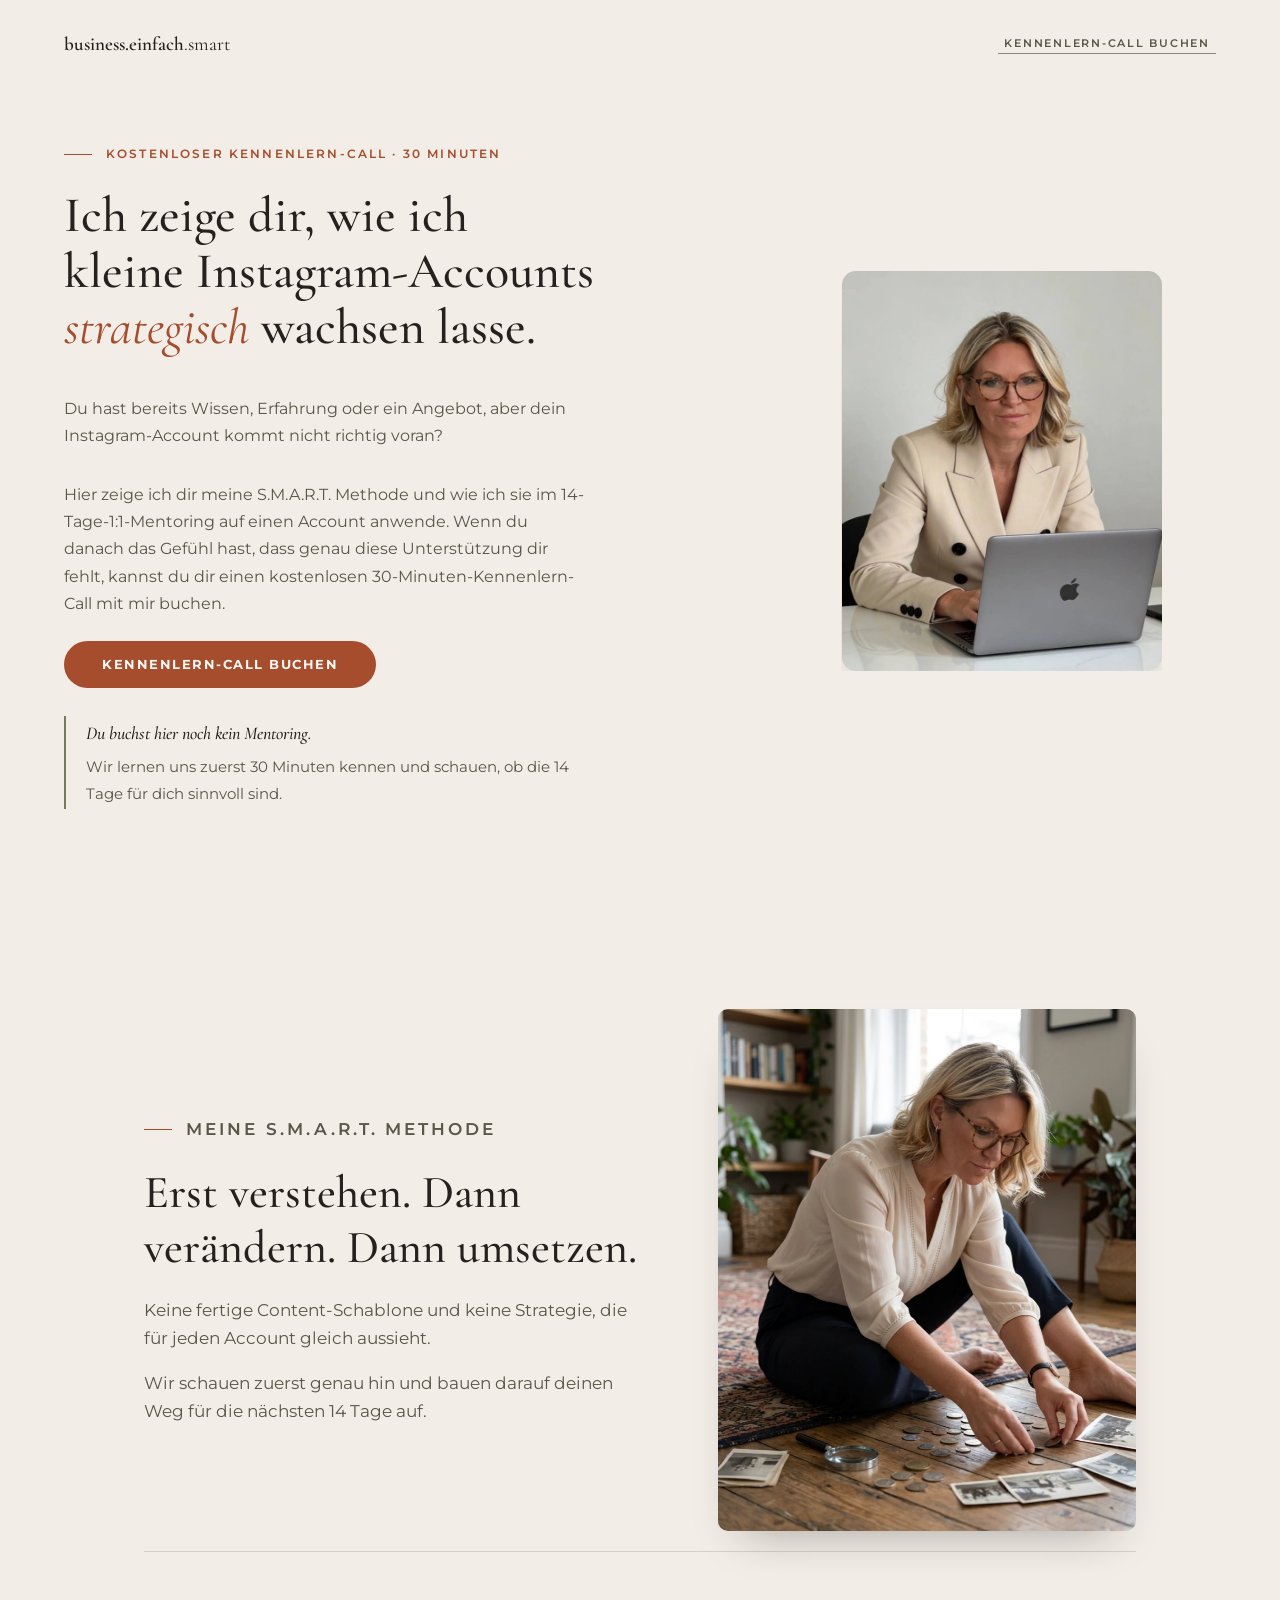
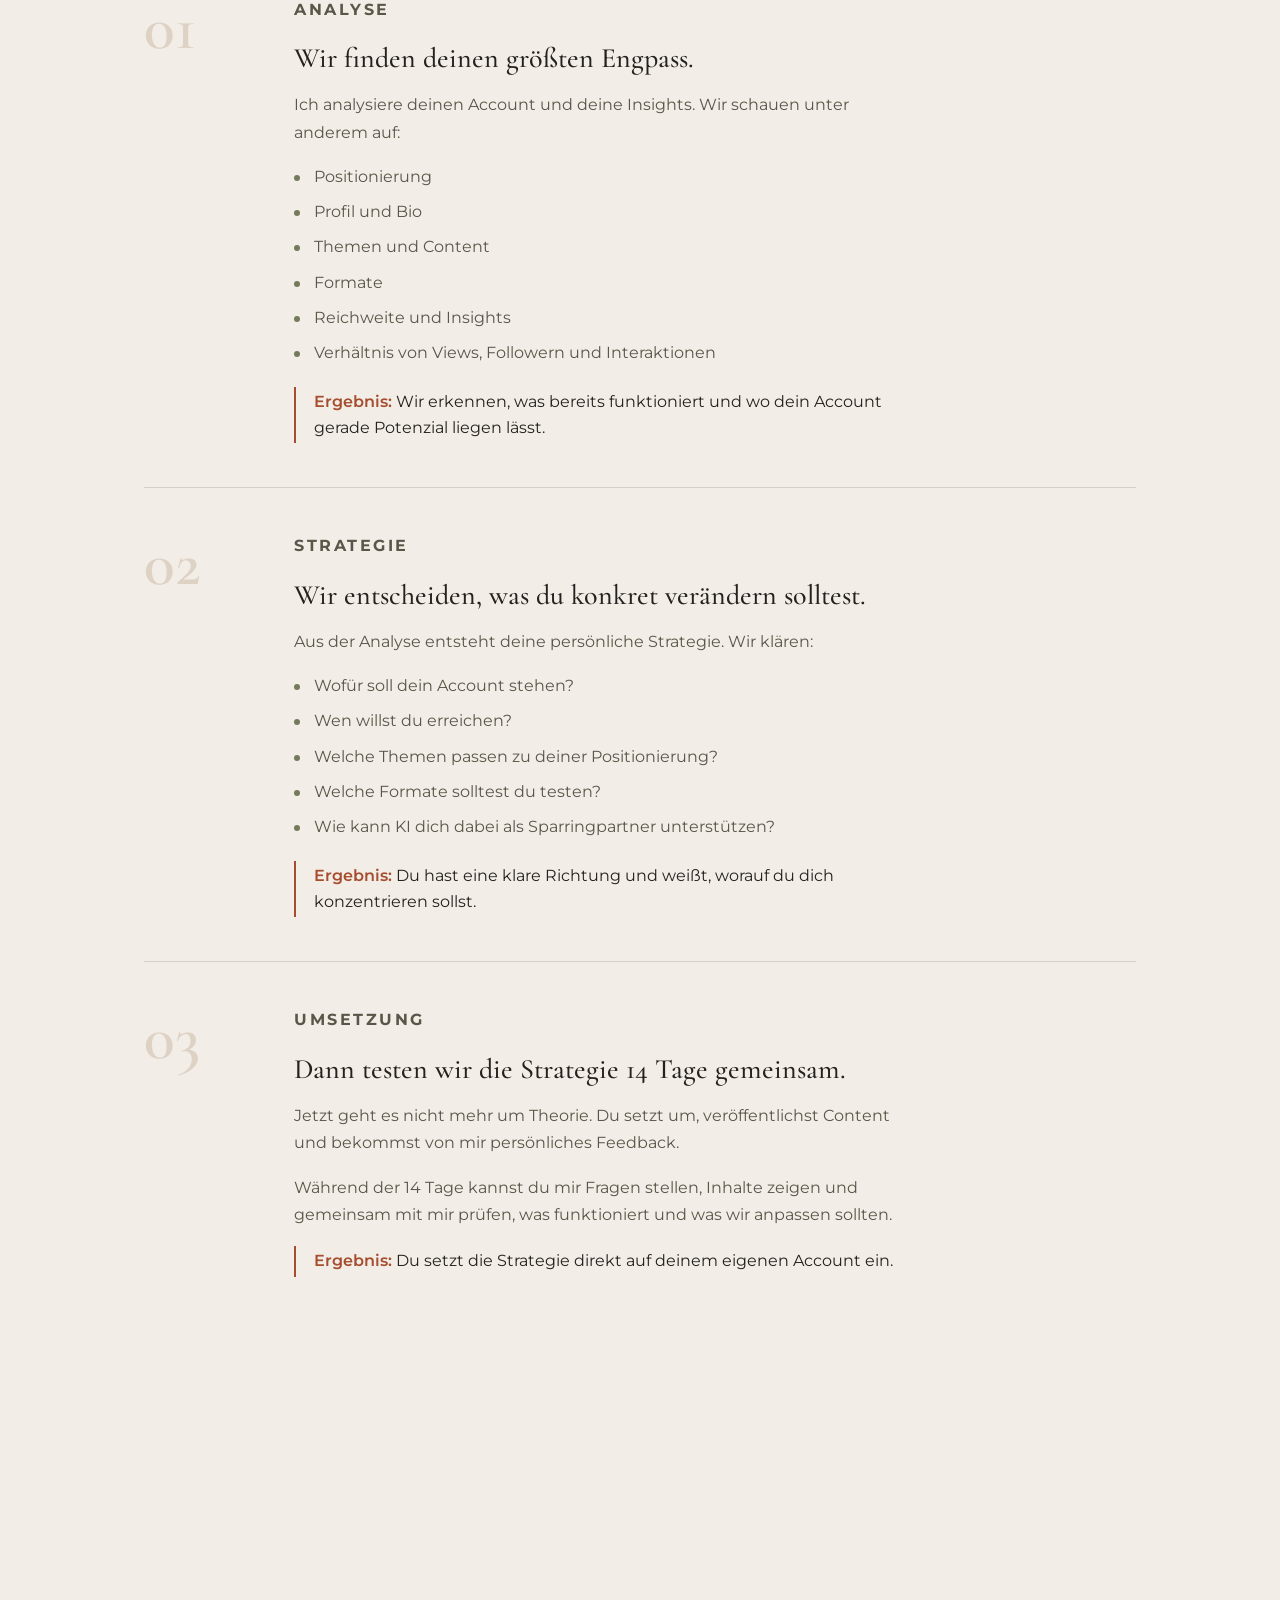
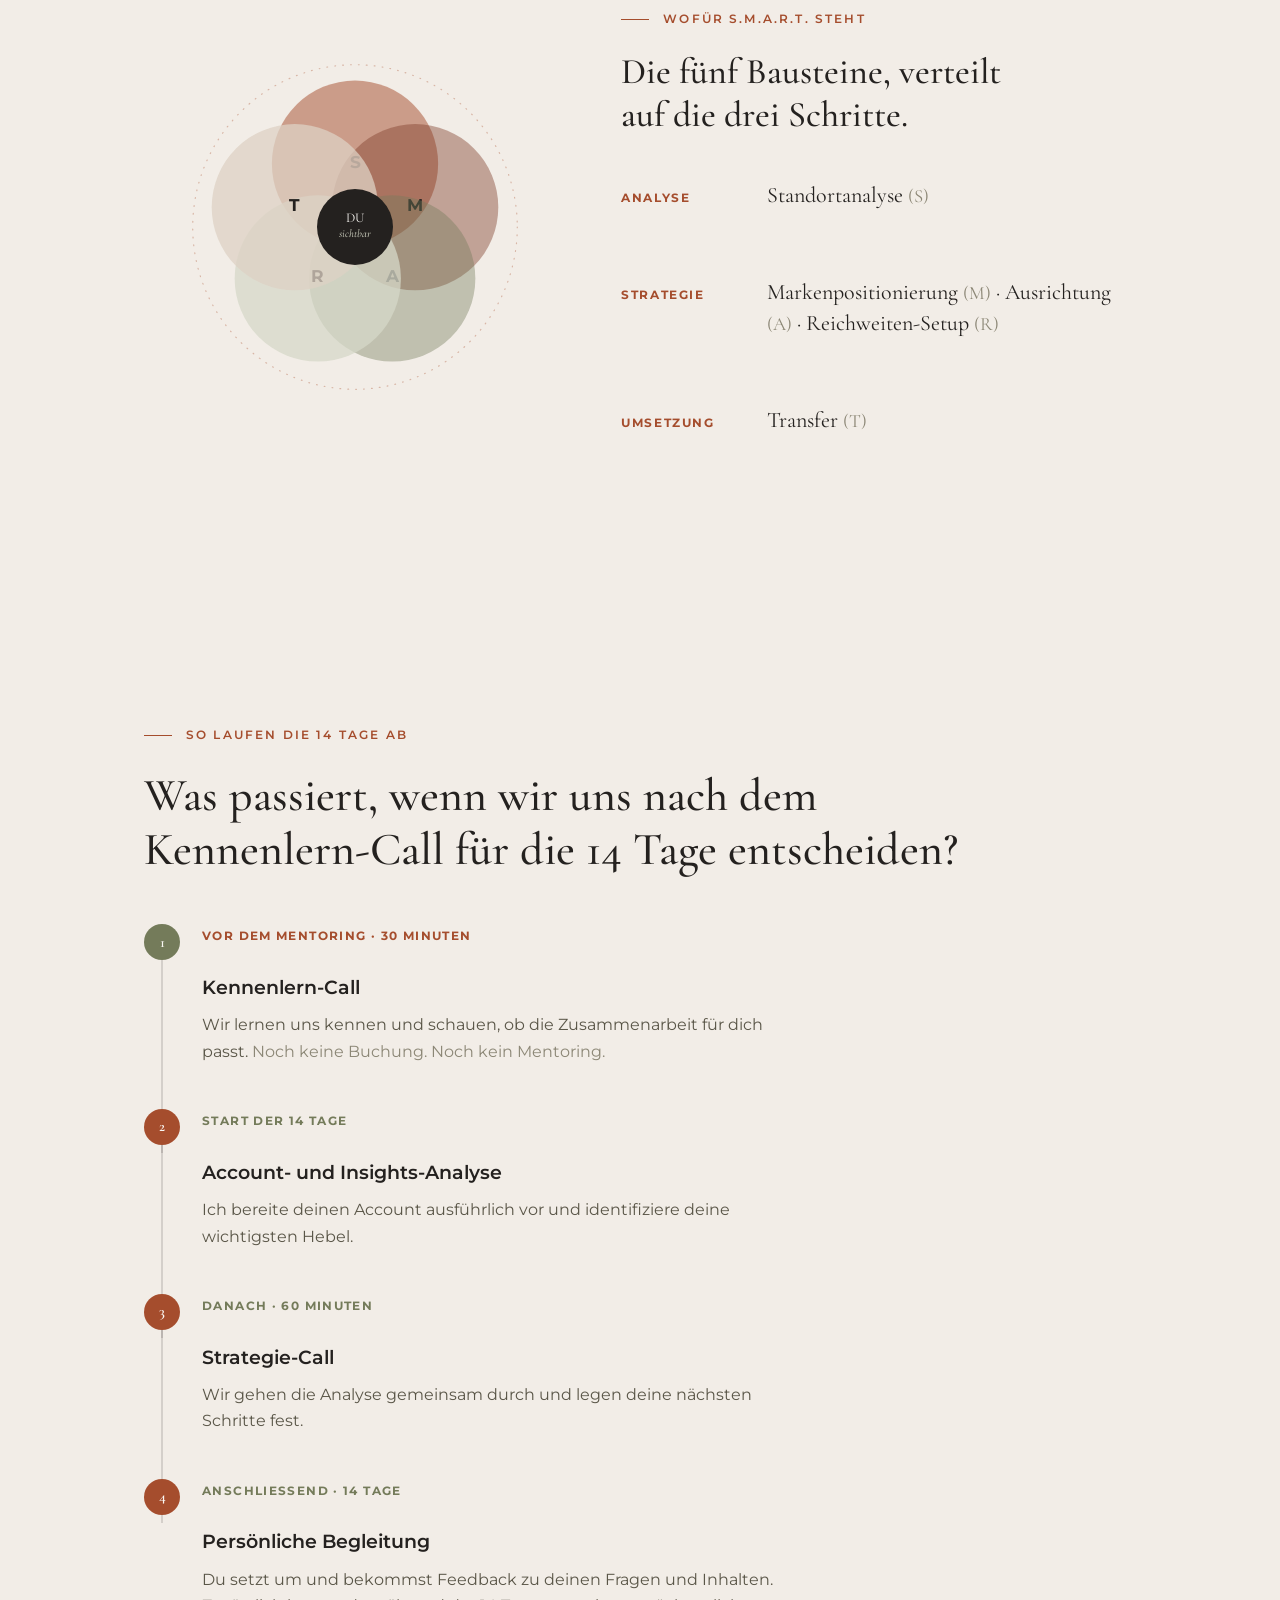
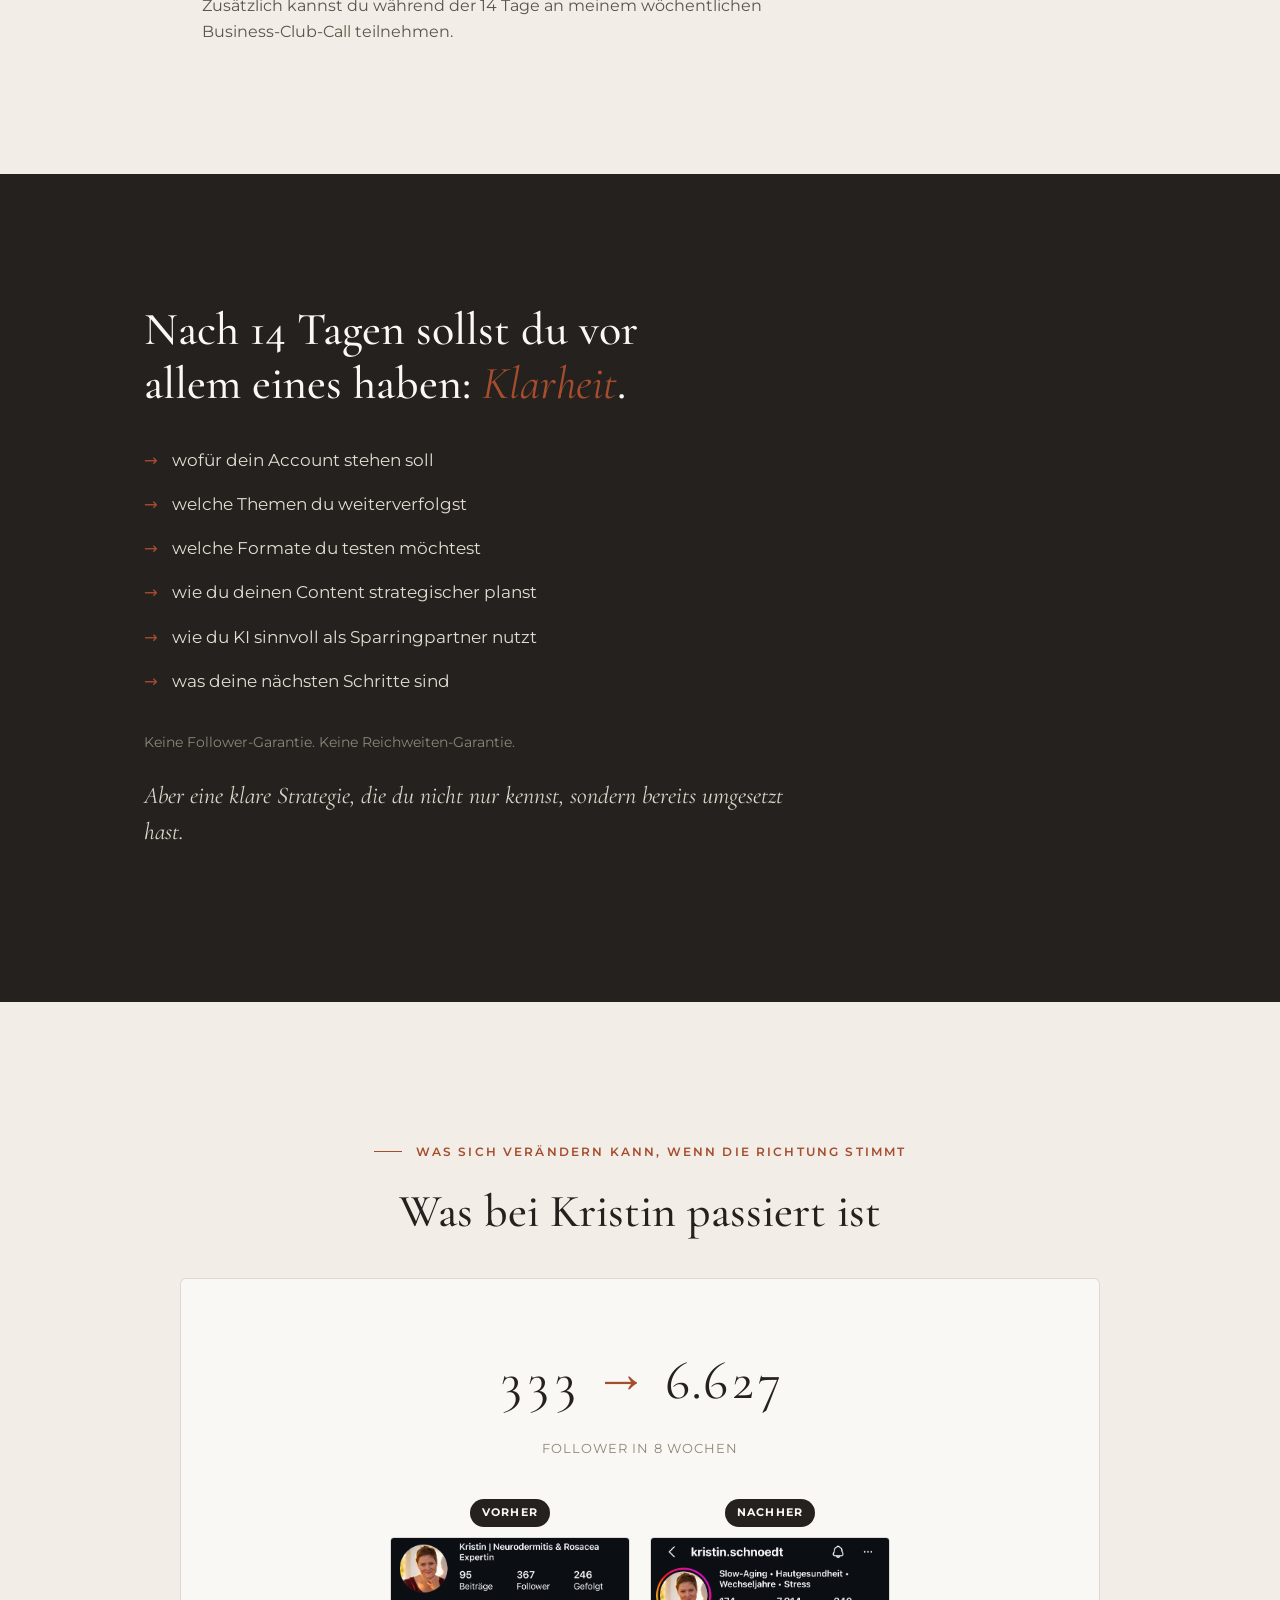
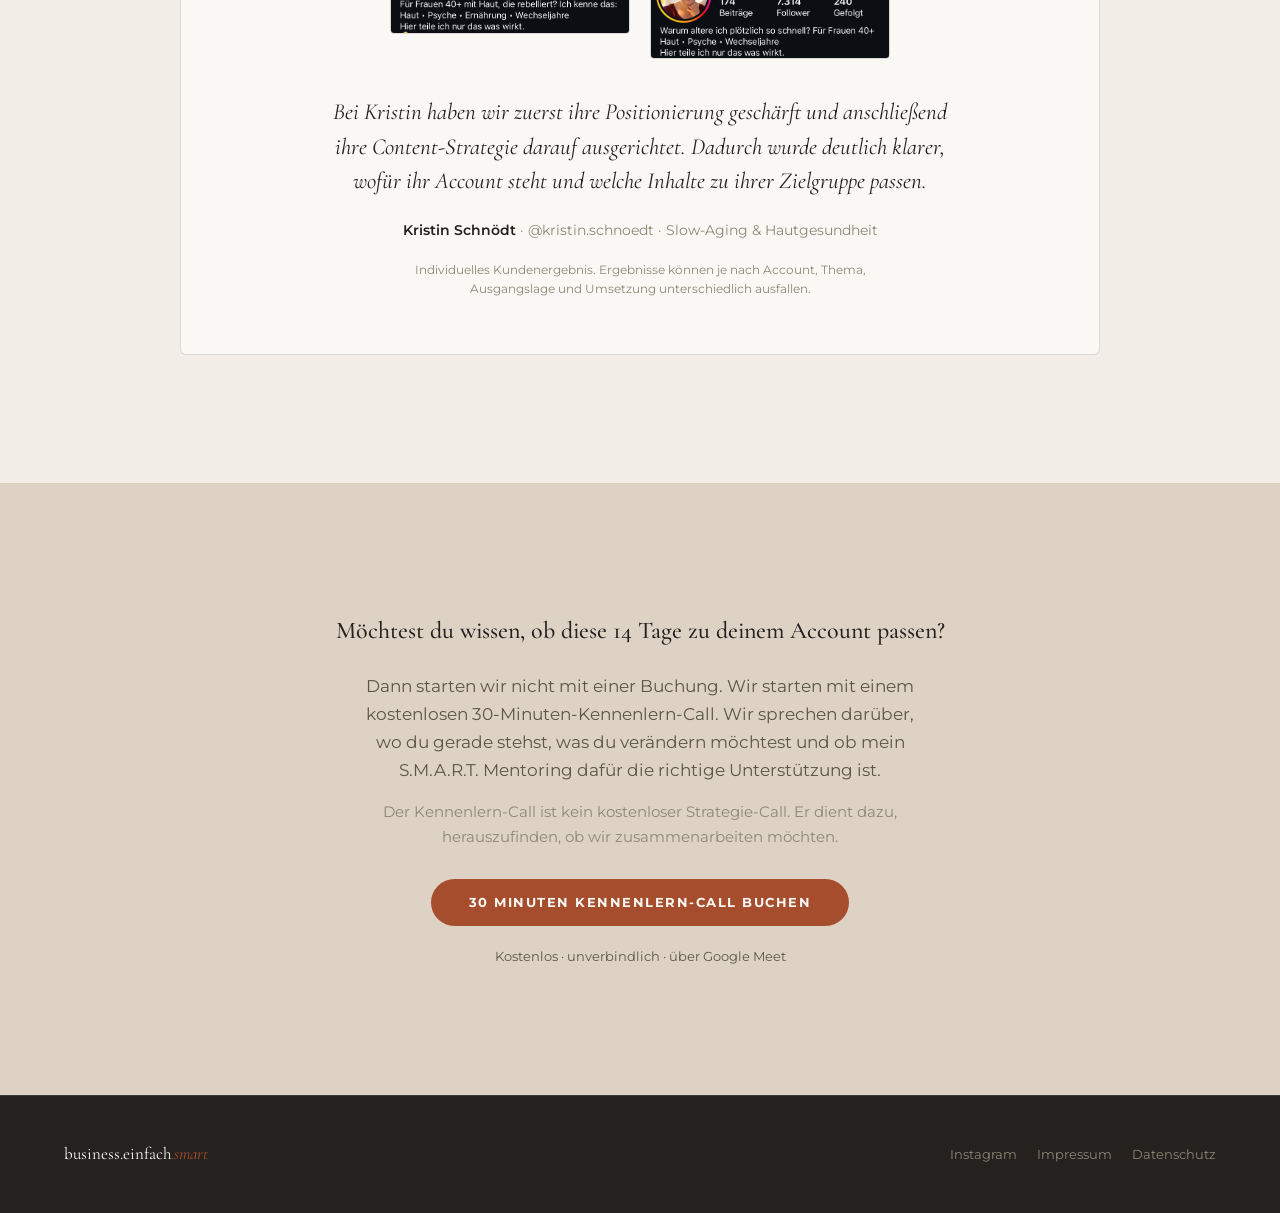
<file: index.html>
<!doctype html>
<html lang="de">
<head>
<meta charset="utf-8" />
<meta name="viewport" content="width=device-width,initial-scale=1,viewport-fit=cover" />
<style>:root{color-scheme:light;box-sizing:border-box;padding-top:env(safe-area-inset-top,0px);padding-bottom:env(safe-area-inset-bottom,0px)}html{scroll-padding-top:env(safe-area-inset-top,0px)}body{margin:0;padding:0;font:14px -apple-system,BlinkMacSystemFont,sans-serif;background:#faf9f5;color:#141413}img{max-width:100%}[hidden]:not([hidden=until-found i]){display:none!important}</style>
<title>S.M.A.R.T. Instagram Mentoring</title>
<meta name="description" content="Ich zeige dir meine S.M.A.R.T. Methode für strategisches Instagram-Wachstum. Buche einen kostenlosen 30-Minuten-Kennenlern-Call." />
<meta property="og:title" content="S.M.A.R.T. Instagram Mentoring" />
<meta property="og:image" content="https://smart-mentoring-eosin.vercel.app/images/hanna.jpg" />
<meta property="og:description" content="Meine Methode für strategisches Instagram-Wachstum. Der nächste Schritt: ein kostenloser 30-Minuten-Kennenlern-Call." />
<link rel="stylesheet" href="fonts/fonts.css" />
<style>
  *, *::before, *::after { box-sizing: border-box; }

  :root {
    --creme:      #F2EDE7;
    --offwhite:   #FAF8F4;
    --sandbeige:  #DED2C5;
    --rost:       #A54D2D;
    --rost-deep:  #8A3F22;
    --terrakotta: #7C3926;
    --olive:      #747B5A;
    --olive-deep: #5C6248;
    --salbei:     #D6D9C8;
    --ink:        #24211F;
    --ink-soft:   #5A5648;
    --muted:      #8C8776;
    --line:       rgba(36,33,31,0.14);

    --serif: 'Cormorant Garamond', Georgia, serif;
    --sans:  'Montserrat', system-ui, sans-serif;
  }

  html { scroll-behavior: smooth; }
  body {
    margin: 0;
    background: var(--creme);
    color: var(--ink-soft);
    font-family: var(--sans);
    font-size: 16px;
    line-height: 1.7;
  }
  img { max-width: 100%; display: block; }
  .wrap { padding-inline: 24px; }
  @media (min-width: 900px) { .wrap { padding-inline: 64px; } }
  section { padding-block: clamp(72px, 11vw, 128px); max-width: 1120px; margin: 0 auto; }
  section.full { max-width: 100%; padding-block: 0; }
  .inner { max-width: 1120px; margin: 0 auto; padding: clamp(72px, 11vw, 128px) 24px; }
  @media (min-width: 900px) { .inner { padding-inline: 64px; } }

  h1, h2, h3 { font-family: var(--serif); color: var(--ink); text-wrap: balance; margin: 0; font-weight: 500; }
  em { font-style: italic; color: var(--rost); font-weight: 400; }

  .eyebrow {
    font-family: var(--sans);
    font-size: 12px;
    font-weight: 600;
    letter-spacing: 0.18em;
    text-transform: uppercase;
    color: var(--rost);
    display: flex;
    align-items: center;
    gap: 14px;
    margin-bottom: 22px;
  }
  .eyebrow::before { content: ''; width: 28px; height: 1px; background: var(--rost); }
  .eyebrow.center { justify-content: center; }
  .eyebrow.on-dark { color: var(--salbei); }
  .eyebrow.on-dark::before { background: var(--salbei); }

  h2.title { font-size: clamp(30px, 4vw, 46px); line-height: 1.18; margin-bottom: 22px; max-width: 820px; }
  .lede { font-size: 17px; color: var(--ink-soft); max-width: 620px; }
  .fineprint { font-size: 13px; color: var(--muted); max-width: 520px; line-height: 1.6; }

  .pill {
    display: inline-block;
    padding: 16px 38px;
    background: var(--rost);
    color: var(--offwhite);
    font-family: var(--sans);
    font-size: 12.5px;
    font-weight: 700;
    letter-spacing: 0.12em;
    text-transform: uppercase;
    text-decoration: none;
    border: none;
    border-radius: 999px;
    cursor: pointer;
    transition: background 0.25s ease, transform 0.2s ease;
  }
  .pill:hover { background: var(--rost-deep); transform: translateY(-1px); }

  .center { text-align: center; }
  .mx-auto { margin-left: auto; margin-right: auto; }

  /* NAV */
  nav {
    display: flex; align-items: center; justify-content: space-between;
    padding: 24px 24px 0; gap: 16px;
  }
  @media (min-width: 900px) { nav { padding: 28px 64px 0; } }
  .logo { font-family: var(--serif); font-size: 19px; font-weight: 600; color: var(--ink); }
  .logo em { font-style: normal; color: var(--ink); }
  .toplink {
    font-family: var(--sans); font-size: 11px; font-weight: 600;
    letter-spacing: 0.16em; text-transform: uppercase; color: var(--ink-soft);
    text-decoration: none; border: none; background: none; cursor: pointer;
    border-bottom: 1px solid var(--muted); padding-bottom: 3px; text-align: right;
    transition: color 0.25s ease, border-color 0.25s ease;
  }
  .toplink:hover { color: var(--rost); border-color: var(--rost); }

  /* STICKY CTA — mobile only */
  .sticky-cta {
    position: fixed; left: 0; right: 0; bottom: 0; z-index: 50;
    background: rgba(36,33,31,0.97);
    backdrop-filter: blur(6px);
    padding: 14px 20px calc(14px + env(safe-area-inset-bottom, 0px));
    display: flex; align-items: center; justify-content: center;
  }
  .sticky-cta .pill { width: 100%; max-width: 420px; text-align: center; padding: 15px; }
  body { padding-bottom: 78px; }
  @media (min-width: 880px) {
    .sticky-cta { display: none; }
    body { padding-bottom: 0; }
  }

  /* HERO */
  .hero {
    display: grid;
    grid-template-columns: 1fr;
  }
  @media (min-width: 880px) { .hero { grid-template-columns: 1.3fr 1fr; align-items: center; } }
  .hero-text {
    display: flex; flex-direction: column; justify-content: center;
    padding: 48px 24px 32px;
  }
  @media (min-width: 900px) { .hero-text { padding: 72px 64px; } }
  .hero-text h1 { font-size: clamp(32px, 4.4vw, 50px); line-height: 1.12; margin-bottom: 24px; max-width: 620px; }
  .hero-text p.hero-desc { font-size: 16px; color: var(--ink-soft); max-width: 520px; margin-bottom: 16px; }
  .hero-text .pill { align-self: flex-start; margin-top: 8px; }
  .hero-note {
    margin-top: 28px; max-width: 520px;
    border-left: 2px solid var(--olive);
    padding: 2px 0 2px 20px;
  }
  .hero-note strong { display: block; font-family: var(--serif); font-style: italic; font-size: 18px; color: var(--ink); font-weight: 500; margin-bottom: 4px; }
  .hero-note span { font-size: 14.5px; color: var(--ink-soft); }
  .hero-photo { display: flex; align-items: center; justify-content: center; padding: 8px 24px 48px; }
  @media (min-width: 880px) { .hero-photo { padding: 40px 48px; } }
  .hero-photo-frame {
    width: 100%; max-width: 320px; aspect-ratio: 4 / 5;
    border-radius: 14px; overflow: hidden;
    box-shadow: 0 24px 44px -24px rgba(36,33,31,0.4);
    animation: curtain 1.6s cubic-bezier(0.2,0.75,0.2,1) 0.1s both;
  }
  .hero-photo-frame img { width: 100%; height: 100%; object-fit: cover; object-position: center 20%; }
  @keyframes curtain { from { clip-path: inset(0 0 0 100%); } to { clip-path: inset(0 0 0 0); } }

  /* METHOD INTRO */
  .method-intro-grid { display: grid; grid-template-columns: 1fr; gap: 40px; align-items: center; }
  @media (min-width: 900px) { .method-intro-grid { grid-template-columns: 1.1fr 0.9fr; gap: 64px; } }
  .method-intro p { font-size: 16.5px; color: var(--ink-soft); max-width: 560px; }
  .method-photo-frame {
    width: 100%; max-width: 420px; aspect-ratio: 4 / 5; margin: 0 auto;
    border-radius: 10px; overflow: hidden;
    box-shadow: 0 24px 44px -26px rgba(36,33,31,0.4);
  }
  .method-photo-frame img { width: 100%; height: 100%; object-fit: cover; }

  /* METHOD STEPS */
  .steps { margin-top: 20px; }
  .step {
    display: grid; grid-template-columns: 1fr; gap: 10px 28px;
    padding: 44px 0; border-top: 1px solid var(--line);
  }
  @media (min-width: 760px) { .step { grid-template-columns: 110px 1fr; gap: 0 40px; } }
  .step-num { font-family: var(--serif); font-size: clamp(44px, 6vw, 64px); color: var(--sandbeige); line-height: 1; font-weight: 600; }
  .step-label { font-size: 11.5px; font-weight: 700; letter-spacing: 0.16em; text-transform: uppercase; color: var(--rost); margin-bottom: 10px; }
  .step h3 { font-size: clamp(22px, 2.6vw, 28px); line-height: 1.22; margin-bottom: 16px; }
  .step p { font-size: 16px; color: var(--ink-soft); max-width: 620px; margin: 0 0 18px; }
  .step ul { list-style: none; margin: 0 0 20px; padding: 0; display: flex; flex-direction: column; gap: 9px; max-width: 560px; }
  .step li { font-size: 15.5px; color: var(--ink-soft); padding-left: 20px; position: relative; }
  .step li::before { content: ''; position: absolute; left: 0; top: 11px; width: 6px; height: 6px; border-radius: 50%; background: var(--olive); }
  .step .ergebnis {
    font-size: 15.5px; color: var(--ink); max-width: 620px;
    border-left: 2px solid var(--rost); padding: 2px 0 2px 18px; margin: 0;
  }
  .step .ergebnis b { font-weight: 600; color: var(--rost); }

  /* SMART FLOWER — supplementary */
  .smart-supp { margin-top: 20px; }
  .smart-supp-grid { display: grid; grid-template-columns: 1fr; gap: 40px; align-items: center; }
  @media (min-width: 900px) { .smart-supp-grid { grid-template-columns: 0.9fr 1.1fr; gap: 56px; } }
  .flower-svg { width: 100%; height: auto; max-width: 380px; margin: 0 auto; display: block; overflow: visible; }
  .flower-svg .petal-move {
    transform-box: fill-box; transform-origin: center;
    transition: opacity 0.8s cubic-bezier(0.16,1,0.3,1), transform 0.8s cubic-bezier(0.16,1,0.3,1);
  }
  html.js-reveal .flower-svg .petal-move { opacity: 0; transform: translate(var(--tx, 0), var(--ty, 0)) scale(0.86); }
  html.js-reveal .flower-svg.visible .petal-move { opacity: 1; transform: none; }
  .flower-svg .petal { transform-box: fill-box; transform-origin: center; transition: transform 0.35s cubic-bezier(0.16,1,0.3,1); cursor: default; }
  @media (hover: hover) { .flower-svg .petal:hover { transform: scale(1.06); } }
  .flower-svg .petal-circle { transform-box: fill-box; transform-origin: center; transition: filter 0.35s ease; }
  @media (hover: hover) { .flower-svg .petal:hover .petal-circle { filter: brightness(1.1); } }
  .smart-map { display: flex; flex-direction: column; gap: 22px; }
  .smart-map-row { display: grid; grid-template-columns: 1fr; gap: 6px; align-items: baseline; }
  @media (min-width: 520px) { .smart-map-row { grid-template-columns: 130px 1fr; gap: 16px; } }
  .smart-map-row .phase { font-size: 11.5px; font-weight: 700; letter-spacing: 0.14em; text-transform: uppercase; color: var(--rost); white-space: nowrap; padding-top: 4px; }
  .smart-map-row .terms { font-family: var(--serif); font-size: clamp(18px, 2.2vw, 22px); color: var(--ink); line-height: 1.4; }
  .smart-map-row .terms span { color: var(--muted); font-size: 0.85em; }

  /* TIMELINE */
  .timeline { position: relative; margin-top: 48px; max-width: 760px; }
  .timeline-item { display: flex; gap: 22px; position: relative; padding-bottom: 44px; }
  .timeline-item:last-child { padding-bottom: 0; }
  .timeline-marker {
    flex: 0 0 auto; width: 36px; height: 36px; border-radius: 50%;
    background: var(--rost); color: var(--offwhite);
    display: flex; align-items: center; justify-content: center;
    font-family: var(--serif); font-weight: 600; font-size: 15px;
    position: relative; z-index: 1;
  }
  .timeline-item.pre .timeline-marker { background: var(--olive); }
  .timeline-item:not(:last-child)::before {
    content: ''; position: absolute; left: 17px; top: 36px; bottom: -44px; width: 2px;
    background: var(--line);
  }
  .timeline-content { flex: 1; padding-top: 3px; }
  .timeline-content .tag { font-size: 11.5px; font-weight: 700; letter-spacing: 0.12em; text-transform: uppercase; color: var(--olive); margin-bottom: 4px; display: block; }
  .timeline-item.pre .timeline-content .tag { color: var(--rost); }
  .timeline-content h4 { font-size: 19px; color: var(--ink); margin-bottom: 8px; font-weight: 600; font-family: var(--sans); }
  .timeline-content p.desc { font-size: 15.5px; color: var(--ink-soft); margin: 0; max-width: 600px; }
  .timeline-content p.desc .soft { color: var(--muted); }

  /* RESULTS */
  .result-bg { background: var(--ink); }
  .result-bg h2 { color: var(--offwhite); }
  .result-list { margin-top: 36px; max-width: 640px; list-style: none; padding: 0; display: flex; flex-direction: column; gap: 16px; }
  .result-list li { display: flex; gap: 14px; font-size: 16.5px; color: #E4DCD0; }
  .result-list .arrow { color: var(--rost); flex: 0 0 auto; }
  .result-note { margin-top: 36px; max-width: 640px; }
  .result-note .small { font-size: 13.5px; color: var(--muted); margin-bottom: 14px; }
  .result-note .pull { font-family: var(--serif); font-style: italic; font-size: clamp(19px,2.3vw,24px); color: var(--salbei); line-height: 1.5; }

  /* TESTIMONIAL */
  .testi-card {
    background: var(--offwhite);
    border: 1px solid var(--line);
    border-radius: 6px;
    padding: 48px 32px;
    max-width: 920px;
    margin: 40px auto 0;
  }
  @media (min-width: 900px) { .testi-card { padding: 56px 64px; } }
  .testi-stat { text-align: center; margin-bottom: 40px; }
  .testi-stat .numbers { font-family: var(--serif); font-size: clamp(34px,5vw,54px); color: var(--ink); display: flex; align-items: center; justify-content: center; gap: 16px; flex-wrap: wrap; }
  .testi-stat .numbers .arrow { color: var(--rost); }
  .testi-stat .caption { font-size: 13px; letter-spacing: 0.08em; text-transform: uppercase; color: var(--muted); margin-top: 10px; }
  .testi-images { display: grid; grid-template-columns: 1fr 1fr; gap: 20px; max-width: 500px; margin: 0 auto 36px; }
  .testi-shot { display: flex; flex-direction: column; gap: 10px; transition: transform 0.3s ease; }
  @media (hover: hover) { .testi-shot:hover { transform: translateY(-3px); } }
  .testi-shot .frame { border-radius: 4px; overflow: hidden; border: 1px solid var(--line); }
  .testi-shot img { width: 100%; display: block; }
  .testi-shot .tag { align-self: center; background: var(--ink); color: var(--offwhite); font-size: 10.5px; font-weight: 700; letter-spacing: 0.1em; text-transform: uppercase; padding: 5px 12px; border-radius: 999px; }
  .testi-quote { font-family: var(--serif); font-style: italic; font-size: clamp(19px,2.2vw,23px); color: var(--ink); text-align: center; max-width: 620px; margin: 0 auto 20px; line-height: 1.5; }
  .testi-credit { text-align: center; font-size: 13.5px; color: var(--muted); margin-bottom: 18px; }
  .testi-credit strong { color: var(--ink); font-weight: 600; }
  .testi-disclaimer { text-align: center; font-size: 12px; color: var(--muted); max-width: 480px; margin: 0 auto; line-height: 1.6; }

  /* FINAL CTA */
  .final-bg { background: var(--sandbeige); text-align: center; }
  .final-inner { max-width: 640px; margin: 0 auto; }
  .final-inner h2 { color: var(--ink); margin-bottom: 20px; }
  .final-inner p.lead { color: var(--ink-soft); font-size: 16.5px; max-width: 560px; margin: 0 auto 16px; }
  .final-inner p.add { color: var(--muted); font-size: 14.5px; max-width: 520px; margin: 0 auto 30px; }
  .final-inner .fineprint { color: var(--ink-soft); margin: 20px auto 0; text-align: center; }

  footer {
    background: var(--ink);
    border-top: 1px solid rgba(250,248,244,0.12);
    padding: 44px 24px;
    display: flex; flex-direction: column; gap: 20px; align-items: center; text-align: center;
  }
  @media (min-width: 720px) { footer { flex-direction: row; justify-content: space-between; text-align: left; padding: 44px 64px; } }
  .footer-logo { font-family: var(--serif); font-size: 17px; color: var(--offwhite); }
  .footer-links { display: flex; gap: 20px; flex-wrap: wrap; justify-content: center; }
  footer a { color: var(--muted); text-decoration: none; font-size: 13px; }
  footer a:hover { color: var(--rost); }

  /* BOOKING MODAL */
  .booking-modal {
    display: none;
    position: fixed; inset: 0; z-index: 200;
    background: rgba(22,16,12,0.6);
    padding: 24px;
    align-items: center; justify-content: center;
  }
  .booking-modal.open { display: flex; }
  .booking-modal-box {
    background: var(--offwhite);
    border-radius: 8px;
    width: 100%; max-width: 760px;
    max-height: 88vh;
    display: flex; flex-direction: column;
    overflow: hidden;
    box-shadow: 0 30px 60px -20px rgba(0,0,0,0.4);
  }
  .booking-modal-head {
    display: flex; align-items: center; justify-content: space-between;
    padding: 18px 22px; border-bottom: 1px solid var(--line);
  }
  .booking-modal-head span { font-family: var(--serif); font-size: 17px; color: var(--ink); }
  .booking-modal-close {
    background: none; border: none; cursor: pointer;
    font-size: 22px; line-height: 1; color: var(--muted); padding: 4px 8px;
  }
  .booking-modal-close:hover { color: var(--rost); }
  .booking-modal-body { flex: 1; overflow: auto; position: relative; min-height: 420px; }
  .booking-modal-body iframe { width: 100%; height: 100%; min-height: 420px; border: none; display: block; }
  .booking-fallback { padding: 40px 32px; text-align: center; }
  .booking-fallback p { color: var(--ink-soft); font-size: 15px; margin-bottom: 20px; line-height: 1.7; }

  /* SCROLL REVEAL — sanftes Fade-in + leichte Bewegung */
  .reveal, .lede, .fineprint {
    transition: opacity 0.9s ease, transform 1s cubic-bezier(0.2,0.75,0.2,1);
  }
  html.js-reveal .reveal, html.js-reveal .lede, html.js-reveal .fineprint {
    opacity: 0; transform: translateY(20px);
  }
  html.js-reveal .reveal.visible, html.js-reveal .lede.visible, html.js-reveal .fineprint.visible {
    opacity: 1; transform: none;
  }

  html.js-reveal .step, html.js-reveal .timeline-item, html.js-reveal .result-list li, html.js-reveal .smart-map-row {
    opacity: 0; transform: translateY(18px);
    transition: opacity 0.6s ease, transform 0.6s cubic-bezier(0.2,0.75,0.2,1);
    transition-delay: var(--d, 0s);
  }
  html.js-reveal #methode.visible .step,
  html.js-reveal #ablauf.visible .timeline-item,
  html.js-reveal #ergebnis.visible .result-list li,
  html.js-reveal #smart.visible .smart-map-row {
    opacity: 1; transform: none;
  }

  .reveal-text, h2, .testi-quote {
    transition: opacity 0.9s ease, transform 1s cubic-bezier(0.2,0.75,0.2,1);
  }
  html.js-reveal .reveal-text, html.js-reveal h2, html.js-reveal .testi-quote {
    opacity: 0; transform: translateX(-26px);
  }
  h2 { cursor: default; transition: color 0.35s ease; }
  @media (hover: hover) { h2:hover { color: var(--rost); } }
  .testi-quote { cursor: default; transition: opacity 0.9s ease, transform 1s cubic-bezier(0.2,0.75,0.2,1), color 0.35s ease; }
  @media (hover: hover) { .testi-quote:hover { color: var(--rost); } }

  html.js-reveal .reveal-text.visible, html.js-reveal h2.visible, html.js-reveal .testi-quote.visible {
    opacity: 1; transform: none;
  }

  .numbers .count { font-variant-numeric: tabular-nums; }

  /* guaranteed entrance motion on load */
  @keyframes fade-up { from { opacity: 0; transform: translateY(16px); } to { opacity: 1; transform: none; } }
  .hero-text > * { opacity: 0; animation: fade-up 0.8s cubic-bezier(0.16,1,0.3,1) forwards; }
  .hero-text .eyebrow   { animation-delay: 0.05s; }
  .hero-text h1         { animation-delay: 0.14s; }
  .hero-text p.hero-desc { animation-delay: 0.5s; }
  .hero-text .pill      { animation-delay: 0.72s; }
  .hero-note            { animation-delay: 0.84s; }

  /* reduced motion: keep content visible, drop the animation */
  @media (prefers-reduced-motion: reduce) {
    html.js-reveal .reveal, html.js-reveal .lede, html.js-reveal .fineprint,
    html.js-reveal .step, html.js-reveal .timeline-item, html.js-reveal .result-list li,
    html.js-reveal .smart-map-row, html.js-reveal .reveal-text, html.js-reveal h2,
    html.js-reveal .testi-quote, html.js-reveal .flower-svg .petal-move,
    .hero-text > * {
      transition: none !important; animation: none !important; opacity: 1 !important; transform: none !important;
    }
    .hero-photo-frame { animation: none; }
  }
</style>
</head>
<body>

<nav>
  <div class="logo">business.einfach<em>.smart</em></div>
  <button class="toplink" data-cta="call">Kennenlern-Call buchen</button>
</nav>

<div class="hero">
  <div class="hero-text">
    <p class="eyebrow">Kostenloser Kennenlern-Call · 30 Minuten</p>
    <h1>Ich zeige dir, wie ich kleine Instagram-Accounts <em>strategisch</em> wachsen lasse.</h1>
    <p class="hero-desc">Du hast bereits Wissen, Erfahrung oder ein Angebot, aber dein Instagram-Account kommt nicht richtig voran?</p>
    <p class="hero-desc">Hier zeige ich dir meine S.M.A.R.T. Methode und wie ich sie im 14-Tage-1:1-Mentoring auf einen Account anwende. Wenn du danach das Gefühl hast, dass genau diese Unterstützung dir fehlt, kannst du dir einen kostenlosen 30-Minuten-Kennenlern-Call mit mir buchen.</p>
    <button class="pill" data-cta="call">Kennenlern-Call buchen</button>
    <div class="hero-note">
      <strong>Du buchst hier noch kein Mentoring.</strong>
      <span>Wir lernen uns zuerst 30 Minuten kennen und schauen, ob die 14 Tage für dich sinnvoll sind.</span>
    </div>
  </div>
  <div class="hero-photo">
    <div class="hero-photo-frame">
      <img src="images/hanna.jpg" alt="Hanna, business.einfach.smart" />
    </div>
  </div>
</div>

<section class="wrap reveal" id="methode">
  <div class="method-intro-grid">
    <div class="method-intro">
      <p class="eyebrow">Meine S.M.A.R.T. Methode</p>
      <h2 class="title">Erst verstehen. Dann verändern. Dann umsetzen.</h2>
      <p>Keine fertige Content-Schablone und keine Strategie, die für jeden Account gleich aussieht.</p>
      <p>Wir schauen zuerst genau hin und bauen darauf deinen Weg für die nächsten 14 Tage auf.</p>
    </div>
    <div class="reveal">
      <div class="method-photo-frame">
        <img src="images/hanna-analyse.jpg" alt="Genau hinschauen: Account und Insights im Detail analysieren" loading="lazy" />
      </div>
    </div>
  </div>

  <div class="steps">
    <div class="step">
      <div class="step-num">01</div>
      <div>
        <p class="step-label">Analyse</p>
        <h3>Wir finden deinen größten Engpass.</h3>
        <p>Ich analysiere deinen Account und deine Insights. Wir schauen unter anderem auf:</p>
        <ul>
          <li>Positionierung</li>
          <li>Profil und Bio</li>
          <li>Themen und Content</li>
          <li>Formate</li>
          <li>Reichweite und Insights</li>
          <li>Verhältnis von Views, Followern und Interaktionen</li>
        </ul>
        <p class="ergebnis"><b>Ergebnis:</b> Wir erkennen, was bereits funktioniert und wo dein Account gerade Potenzial liegen lässt.</p>
      </div>
    </div>

    <div class="step">
      <div class="step-num">02</div>
      <div>
        <p class="step-label">Strategie</p>
        <h3>Wir entscheiden, was du konkret verändern solltest.</h3>
        <p>Aus der Analyse entsteht deine persönliche Strategie. Wir klären:</p>
        <ul>
          <li>Wofür soll dein Account stehen?</li>
          <li>Wen willst du erreichen?</li>
          <li>Welche Themen passen zu deiner Positionierung?</li>
          <li>Welche Formate solltest du testen?</li>
          <li>Wie kann KI dich dabei als Sparringpartner unterstützen?</li>
        </ul>
        <p class="ergebnis"><b>Ergebnis:</b> Du hast eine klare Richtung und weißt, worauf du dich konzentrieren sollst.</p>
      </div>
    </div>

    <div class="step">
      <div class="step-num">03</div>
      <div>
        <p class="step-label">Umsetzung</p>
        <h3>Dann testen wir die Strategie 14 Tage gemeinsam.</h3>
        <p>Jetzt geht es nicht mehr um Theorie. Du setzt um, veröffentlichst Content und bekommst von mir persönliches Feedback.</p>
        <p>Während der 14 Tage kannst du mir Fragen stellen, Inhalte zeigen und gemeinsam mit mir prüfen, was funktioniert und was wir anpassen sollten.</p>
        <p class="ergebnis"><b>Ergebnis:</b> Du setzt die Strategie direkt auf deinem eigenen Account ein.</p>
      </div>
    </div>
  </div>
</section>

<section class="wrap reveal smart-supp" id="smart">
  <div class="smart-supp-grid">
    <svg class="flower-svg" viewBox="0 0 480 480" xmlns="http://www.w3.org/2000/svg" aria-label="S.M.A.R.T. Methode">
      <circle cx="240" cy="240" r="205" fill="none" stroke="#A54D2D" stroke-opacity="0.35" stroke-width="1.5" stroke-dasharray="1 9" stroke-linecap="round" />
      <g class="petal-move" style="--tx:0px; --ty:-150px;">
        <g class="petal">
          <circle class="petal-circle" cx="240" cy="160" r="105" fill="#A54D2D" fill-opacity="0.5" />
          <text x="240" y="165" text-anchor="middle" font-family="Montserrat, sans-serif" font-weight="700" font-size="22" fill="#24211F">S</text>
        </g>
      </g>
      <g class="petal-move" style="--tx:140px; --ty:-46px;">
        <g class="petal">
          <circle class="petal-circle" cx="316" cy="215" r="105" fill="#7C3926" fill-opacity="0.42" />
          <text x="316" y="220" text-anchor="middle" font-family="Montserrat, sans-serif" font-weight="700" font-size="22" fill="#24211F">M</text>
        </g>
      </g>
      <g class="petal-move" style="--tx:86px; --ty:120px;">
        <g class="petal">
          <circle class="petal-circle" cx="287" cy="305" r="105" fill="#747B5A" fill-opacity="0.4" />
          <text x="287" y="310" text-anchor="middle" font-family="Montserrat, sans-serif" font-weight="700" font-size="22" fill="#24211F">A</text>
        </g>
      </g>
      <g class="petal-move" style="--tx:-86px; --ty:120px;">
        <g class="petal">
          <circle class="petal-circle" cx="193" cy="305" r="105" fill="#D6D9C8" fill-opacity="0.75" />
          <text x="193" y="310" text-anchor="middle" font-family="Montserrat, sans-serif" font-weight="700" font-size="22" fill="#24211F">R</text>
        </g>
      </g>
      <g class="petal-move" style="--tx:-140px; --ty:-46px;">
        <g class="petal">
          <circle class="petal-circle" cx="164" cy="215" r="105" fill="#DED2C5" fill-opacity="0.75" />
          <text x="164" y="220" text-anchor="middle" font-family="Montserrat, sans-serif" font-weight="700" font-size="22" fill="#24211F">T</text>
        </g>
      </g>
      <g class="core">
        <circle cx="240" cy="240" r="48" fill="#24211F" />
        <text x="240" y="234" text-anchor="middle" font-family="Cormorant Garamond, Georgia, serif" font-size="17" fill="#FAF8F4">DU</text>
        <text x="240" y="253" text-anchor="middle" font-family="Cormorant Garamond, Georgia, serif" font-style="italic" font-size="14" fill="#D6D9C8">sichtbar</text>
      </g>
    </svg>
    <div>
      <p class="eyebrow">Wofür S.M.A.R.T. steht</p>
      <h2 class="title" style="font-size:clamp(26px,3vw,36px);">Die fünf Bausteine, verteilt auf die drei Schritte.</h2>
      <div class="smart-map">
        <div class="smart-map-row">
          <span class="phase">Analyse</span>
          <p class="terms">Standortanalyse <span>(S)</span></p>
        </div>
        <div class="smart-map-row">
          <span class="phase">Strategie</span>
          <p class="terms">Markenpositionierung <span>(M)</span> · Ausrichtung <span>(A)</span> · Reichweiten-Setup <span>(R)</span></p>
        </div>
        <div class="smart-map-row">
          <span class="phase">Umsetzung</span>
          <p class="terms">Transfer <span>(T)</span></p>
        </div>
      </div>
    </div>
  </div>
</section>

<section class="wrap reveal" id="ablauf">
  <p class="eyebrow">So laufen die 14 Tage ab</p>
  <h2 class="title">Was passiert, wenn wir uns nach dem Kennenlern-Call für die 14 Tage entscheiden?</h2>
  <div class="timeline">
    <div class="timeline-item pre">
      <div class="timeline-marker">1</div>
      <div class="timeline-content">
        <span class="tag">Vor dem Mentoring · 30 Minuten</span>
        <h4>Kennenlern-Call</h4>
        <p class="desc">Wir lernen uns kennen und schauen, ob die Zusammenarbeit für dich passt. <span class="soft">Noch keine Buchung. Noch kein Mentoring.</span></p>
      </div>
    </div>
    <div class="timeline-item">
      <div class="timeline-marker">2</div>
      <div class="timeline-content">
        <span class="tag">Start der 14 Tage</span>
        <h4>Account- und Insights-Analyse</h4>
        <p class="desc">Ich bereite deinen Account ausführlich vor und identifiziere deine wichtigsten Hebel.</p>
      </div>
    </div>
    <div class="timeline-item">
      <div class="timeline-marker">3</div>
      <div class="timeline-content">
        <span class="tag">Danach · 60 Minuten</span>
        <h4>Strategie-Call</h4>
        <p class="desc">Wir gehen die Analyse gemeinsam durch und legen deine nächsten Schritte fest.</p>
      </div>
    </div>
    <div class="timeline-item">
      <div class="timeline-marker">4</div>
      <div class="timeline-content">
        <span class="tag">Anschließend · 14 Tage</span>
        <h4>Persönliche Begleitung</h4>
        <p class="desc">Du setzt um und bekommst Feedback zu deinen Fragen und Inhalten. Zusätzlich kannst du während der 14 Tage an meinem wöchentlichen Business-Club-Call teilnehmen.</p>
      </div>
    </div>
  </div>
</section>

<div class="full result-bg reveal" id="ergebnis">
  <div class="inner">
    <h2 class="title">Nach 14 Tagen sollst du vor allem eines haben: <em>Klarheit</em>.</h2>
    <ul class="result-list">
      <li><span class="arrow">→</span><span>wofür dein Account stehen soll</span></li>
      <li><span class="arrow">→</span><span>welche Themen du weiterverfolgst</span></li>
      <li><span class="arrow">→</span><span>welche Formate du testen möchtest</span></li>
      <li><span class="arrow">→</span><span>wie du deinen Content strategischer planst</span></li>
      <li><span class="arrow">→</span><span>wie du KI sinnvoll als Sparringpartner nutzt</span></li>
      <li><span class="arrow">→</span><span>was deine nächsten Schritte sind</span></li>
    </ul>
    <div class="result-note">
      <p class="small">Keine Follower-Garantie. Keine Reichweiten-Garantie.</p>
      <p class="pull">Aber eine klare Strategie, die du nicht nur kennst, sondern bereits umgesetzt hast.</p>
    </div>
  </div>
</div>

<section class="wrap reveal">
  <p class="eyebrow center mx-auto" style="justify-content:center;">Was sich verändern kann, wenn die Richtung stimmt</p>
  <h2 class="title center mx-auto">Was bei Kristin passiert ist</h2>
  <div class="testi-card">
    <div class="testi-stat">
      <div class="numbers"><span class="count" data-target="367">367</span><span class="arrow">→</span><span class="count" data-target="7314">7.314</span></div>
      <p class="caption">Follower in 8 Wochen</p>
    </div>
    <div class="testi-images">
      <div class="testi-shot"><span class="tag">Vorher</span><div class="frame"><img src="images/kristin-vorher.jpg" alt="Kristins Profil vor der Positionierung" loading="lazy" /></div></div>
      <div class="testi-shot"><span class="tag">Nachher</span><div class="frame"><img src="images/kristin-nachher.jpg" alt="Kristins Profil nach der Positionierung" loading="lazy" /></div></div>
    </div>
    <p class="testi-quote">Bei Kristin haben wir zuerst ihre Positionierung geschärft und anschließend ihre Content-Strategie darauf ausgerichtet. Dadurch wurde deutlich klarer, wofür ihr Account steht und welche Inhalte zu ihrer Zielgruppe passen.</p>
    <p class="testi-credit"><strong>Kristin Schnödt</strong> · @kristin.schnoedt · Slow-Aging &amp; Hautgesundheit</p>
    <p class="testi-disclaimer">Individuelles Kundenergebnis. Ergebnisse können je nach Account, Thema, Ausgangslage und Umsetzung unterschiedlich ausfallen.</p>
  </div>
</section>

<div class="full final-bg reveal">
  <div class="inner">
    <div class="final-inner">
      <h2>Möchtest du wissen, ob diese 14 Tage zu deinem Account passen?</h2>
      <p class="lead">Dann starten wir nicht mit einer Buchung. Wir starten mit einem kostenlosen 30-Minuten-Kennenlern-Call. Wir sprechen darüber, wo du gerade stehst, was du verändern möchtest und ob mein S.M.A.R.T. Mentoring dafür die richtige Unterstützung ist.</p>
      <p class="add">Der Kennenlern-Call ist kein kostenloser Strategie-Call. Er dient dazu, herauszufinden, ob wir zusammenarbeiten möchten.</p>
      <button class="pill" data-cta="call">30 Minuten Kennenlern-Call buchen</button>
      <p class="fineprint">Kostenlos · unverbindlich · über Google Meet</p>
    </div>
  </div>
</div>

<footer>
  <div class="footer-logo">business.einfach<em>.smart</em></div>
  <div class="footer-links">
    <a href="https://www.instagram.com/hanna.marzian/" target="_blank" rel="noopener">Instagram</a>
    <a href="impressum.html">Impressum</a>
    <a href="datenschutz.html">Datenschutz</a>
  </div>
</footer>

<div class="sticky-cta">
  <button class="pill" data-cta="call">Kennenlern-Call buchen</button>
</div>

<div class="booking-modal" id="bookingModal" aria-hidden="true">
  <div class="booking-modal-box" role="dialog" aria-modal="true" aria-label="Kennenlern-Call buchen">
    <div class="booking-modal-head">
      <span>Kennenlern-Call buchen</span>
      <button class="booking-modal-close" id="bookingModalClose" aria-label="Schließen">&times;</button>
    </div>
    <div class="booking-modal-body" id="bookingModalBody"></div>
  </div>
</div>

<script>
(function () {
  /* ───────────────────────────────────────────────────────────────
     GOOGLE-KALENDER-BUCHUNG: zentral an EINER Stelle gepflegt.
     Alle CTA-Buttons auf der Seite nutzen automatisch denselben Link.
  ─────────────────────────────────────────────────────────────── */
  var BOOKING_URL = 'https://calendar.google.com/calendar/appointments/schedules/AcZssZ0bvtYnH5KmCmxEnsrkb9SdN5dsnBqBtigjDFh7UMZ-pvRm7boQ3JJ5u0uhzii9M0X2Y75tCtnF';

  var modal = document.getElementById('bookingModal');
  var modalBody = document.getElementById('bookingModalBody');
  var modalClose = document.getElementById('bookingModalClose');
  var modalBuilt = false;

  function buildModalBody() {
    if (modalBuilt) return;
    modalBuilt = true;
    if (BOOKING_URL) {
      var iframe = document.createElement('iframe');
      // Google verlangt fuer eingebettete Terminseiten den Parameter gv=true
      iframe.src = BOOKING_URL + (BOOKING_URL.indexOf('?') === -1 ? '?gv=true' : '&gv=true');
      iframe.title = 'Terminbuchung';
      modalBody.appendChild(iframe);
      var fallbackLink = document.createElement('div');
      fallbackLink.style.textAlign = 'center';
      fallbackLink.style.padding = '10px';
      fallbackLink.style.fontSize = '12px';
      var a = document.createElement('a');
      a.href = BOOKING_URL;
      a.target = '_blank';
      a.rel = 'noopener';
      a.textContent = 'Öffnet sich die Buchung nicht? Hier in neuem Tab öffnen.';
      a.style.color = 'inherit';
      fallbackLink.appendChild(a);
      modalBody.appendChild(fallbackLink);
    } else {
      var box = document.createElement('div');
      box.className = 'booking-fallback';
      box.innerHTML = '<p>Der Buchungslink wird gerade eingerichtet. Schreib mir in der Zwischenzeit gern direkt, dann finden wir gemeinsam einen Termin.</p>';
      modalBody.appendChild(box);
    }
  }

  function openModal() {
    buildModalBody();
    modal.classList.add('open');
    modal.setAttribute('aria-hidden', 'false');
    document.body.style.overflow = 'hidden';
  }
  function closeModal() {
    modal.classList.remove('open');
    modal.setAttribute('aria-hidden', 'true');
    document.body.style.overflow = '';
  }

  document.querySelectorAll('[data-cta="call"]').forEach(function (btn) {
    btn.addEventListener('click', function (e) {
      e.preventDefault();
      // Auf dem Handy die Google-Buchungsseite direkt oeffnen,
      // das eingebettete Fenster bleibt dort teils leer
      if (window.matchMedia && window.matchMedia('(max-width: 879px)').matches) {
        var w = window.open(BOOKING_URL, '_blank');
        if (w) { w.opener = null; } else { window.location.href = BOOKING_URL; }
        return;
      }
      openModal();
    });
  });
  modalClose.addEventListener('click', closeModal);
  modal.addEventListener('click', function (e) { if (e.target === modal) closeModal(); });
  document.addEventListener('keydown', function (e) { if (e.key === 'Escape') closeModal(); });

  /* ─────────────────────────────────────────────────────────────── */

  var reduceMotion = window.matchMedia && window.matchMedia('(prefers-reduced-motion: reduce)').matches;

  document.documentElement.classList.add('js-reveal');

  /* card stagger: give each element in a sibling group a --d delay based on its index */
  var groups = ['.step', '.timeline-item', '.result-list li', '.smart-map-row'];
  groups.forEach(function (sel) {
    document.querySelectorAll(sel).forEach(function (el) {
      var sibs = Array.prototype.filter.call(el.parentElement.children, function (c) { return c.matches(sel); });
      el.style.setProperty('--d', (sibs.indexOf(el) * 0.09).toFixed(2) + 's');
    });
  });

  /* scroll-driven reveal: plain scroll + getBoundingClientRect */
  var revealSelector = '.reveal, .reveal-text, h2, .testi-quote, .flower-svg, .lede, .fineprint';
  var revealEls = Array.prototype.slice.call(document.querySelectorAll(revealSelector));
  var countEls = Array.prototype.slice.call(document.querySelectorAll('.count[data-target]'));

  function runCount(el) {
    var target = parseInt(el.getAttribute('data-target'), 10) || 0;
    if (reduceMotion) { el.textContent = target.toLocaleString('de-DE'); return; }
    var duration = 1100;
    var start = null;
    function step(ts) {
      if (start === null) start = ts;
      var progress = Math.min((ts - start) / duration, 1);
      var eased = 1 - Math.pow(1 - progress, 3);
      el.textContent = Math.round(eased * target).toLocaleString('de-DE');
      if (progress < 1) requestAnimationFrame(step);
      else el.textContent = target.toLocaleString('de-DE');
    }
    requestAnimationFrame(step);
  }

  var revealTicking = false;
  function checkReveal() {
    revealTicking = false;
    var vh = window.innerHeight;
    var triggerLine = vh * 0.88;
    revealEls = revealEls.filter(function (el) {
      var rect = el.getBoundingClientRect();
      if (rect.top < triggerLine && rect.bottom > 0) {
        el.classList.add('visible');
        return false;
      }
      return true;
    });
    countEls = countEls.filter(function (el) {
      var rect = el.getBoundingClientRect();
      if (rect.top < vh * 0.9 && rect.bottom > 0) {
        runCount(el);
        return false;
      }
      return true;
    });
  }
  function onRevealScroll() {
    if (!revealTicking) { revealTicking = true; requestAnimationFrame(checkReveal); }
  }
  window.addEventListener('scroll', onRevealScroll, { passive: true });
  window.addEventListener('resize', onRevealScroll);
  checkReveal();
})();
</script>

</body></html>
</file>
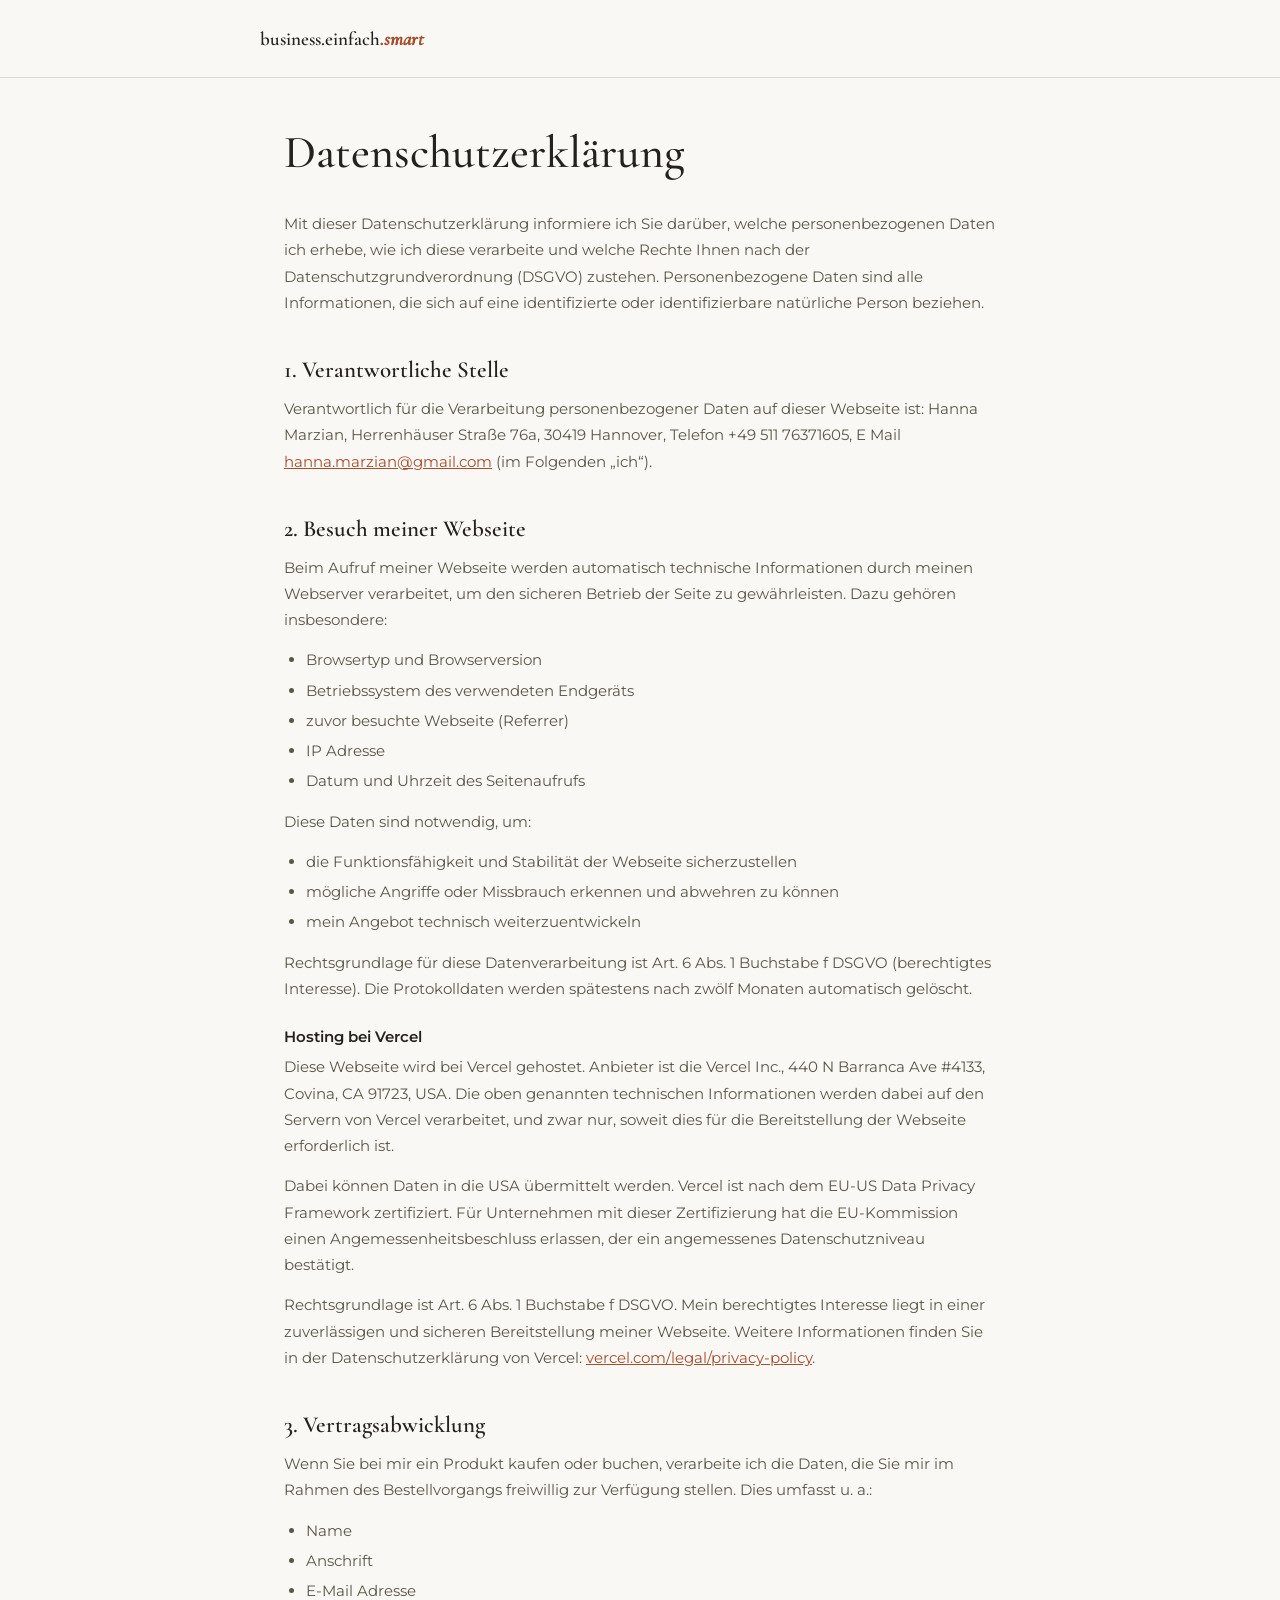
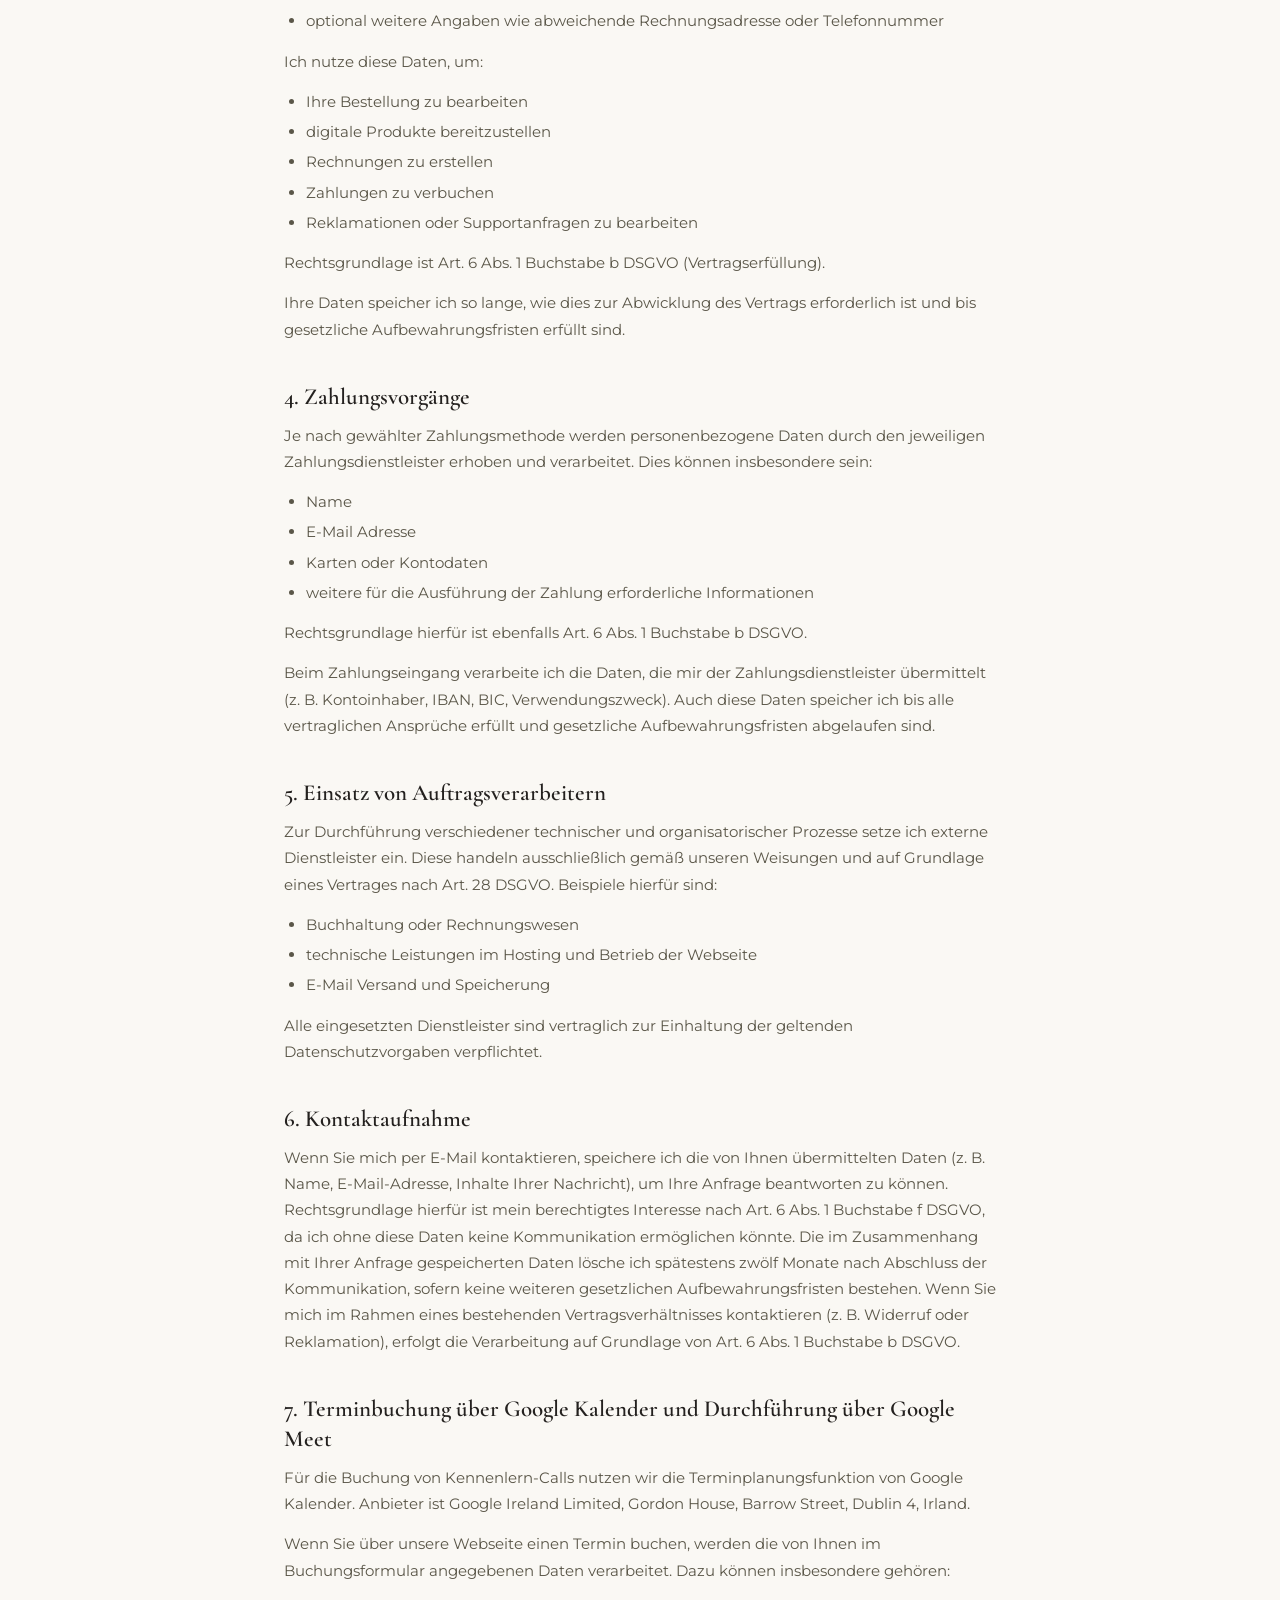
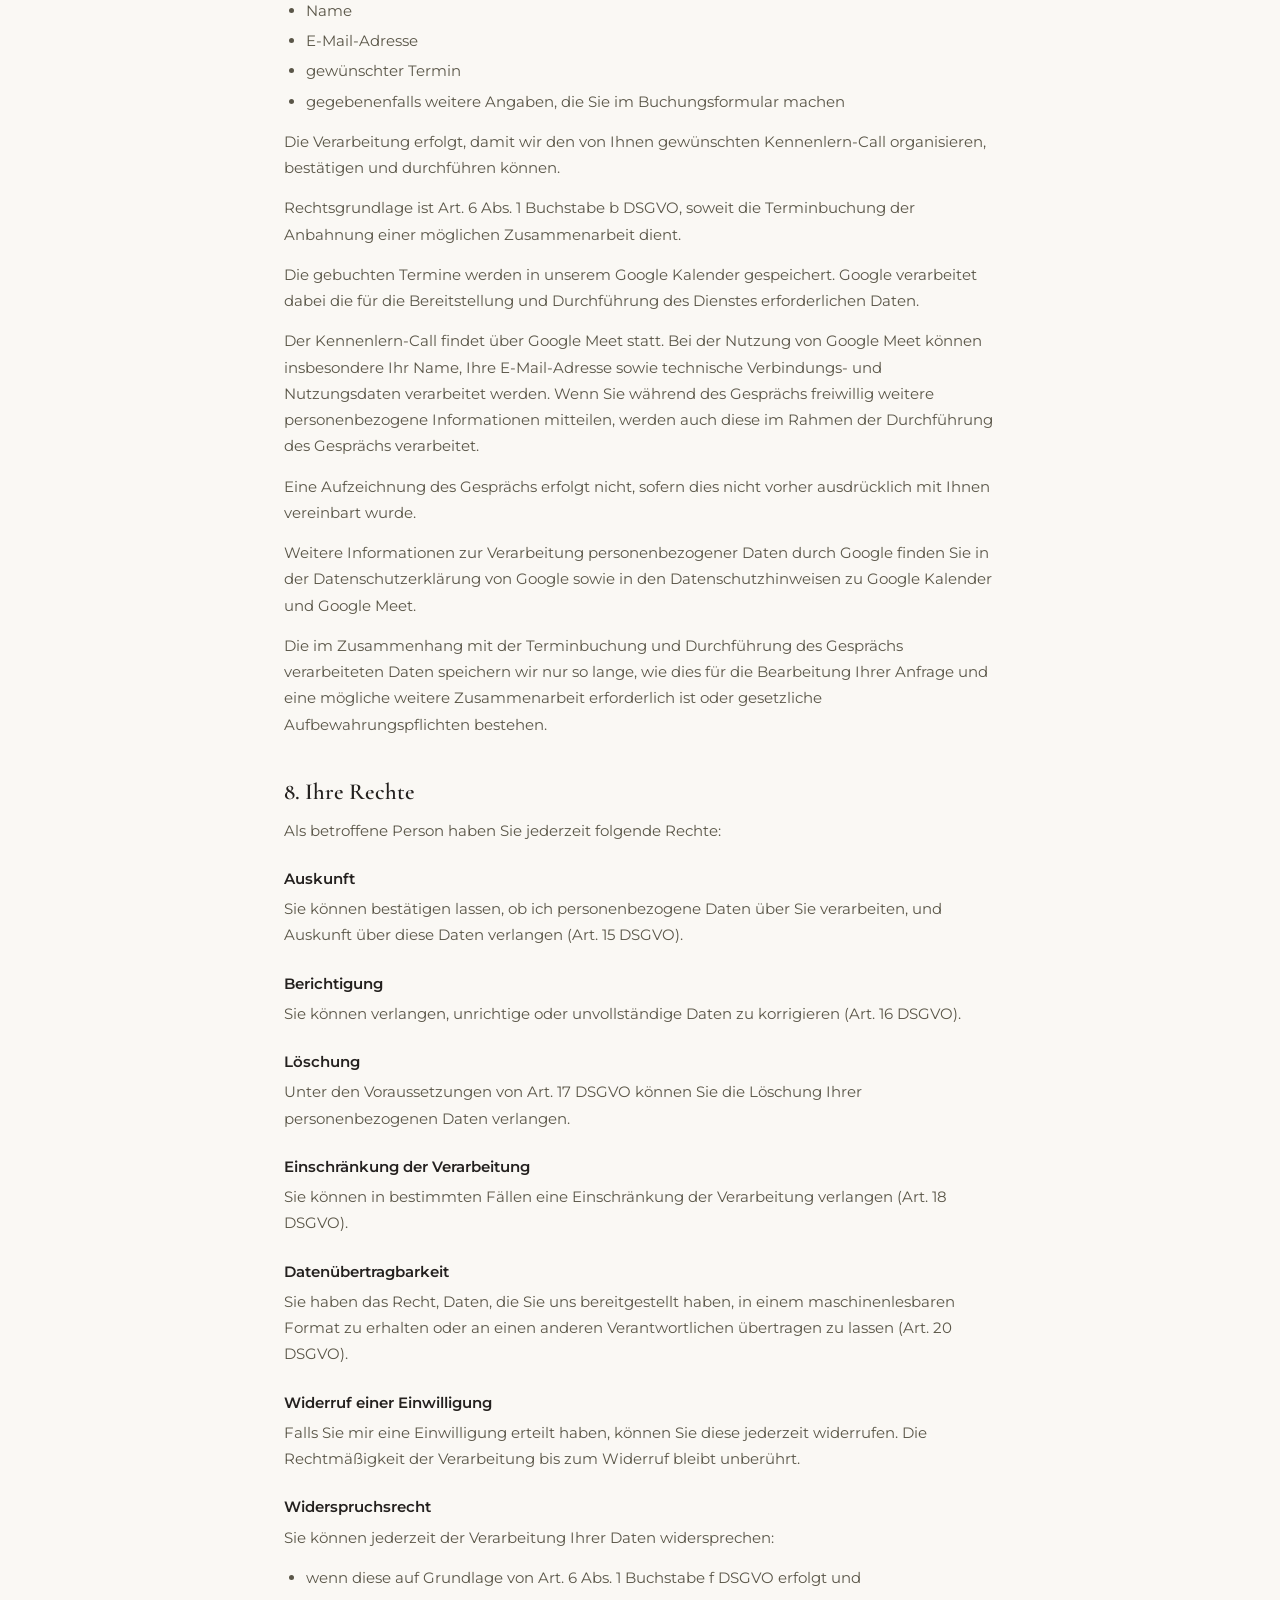
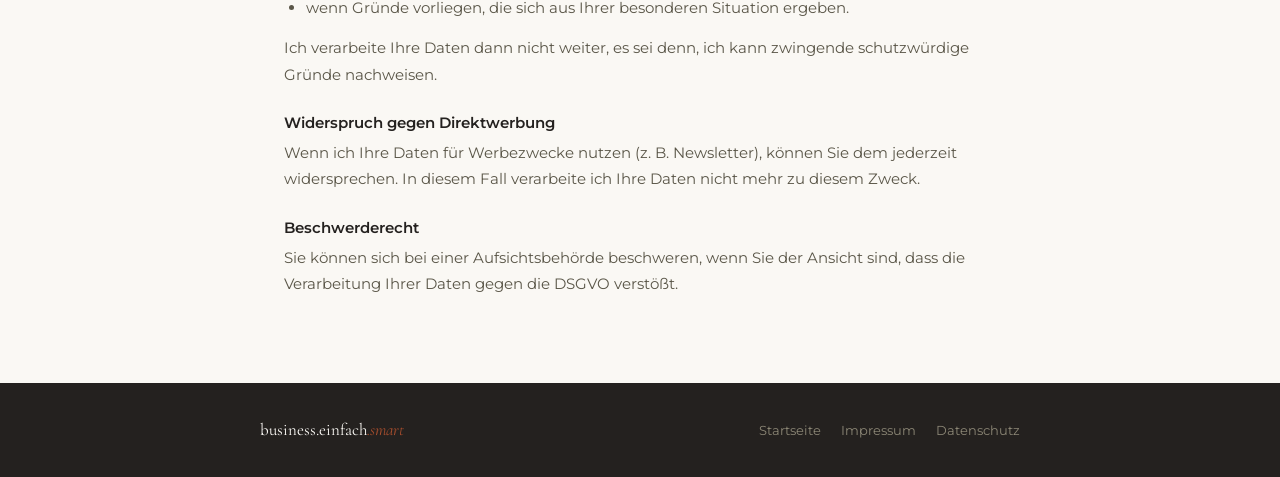
<file: datenschutz.html>
<!doctype html>
<html lang="de">
<head>
<meta charset="utf-8" />
<meta name="viewport" content="width=device-width, initial-scale=1, viewport-fit=cover" />
<meta name="robots" content="noindex" />
<title>Datenschutzerklärung | business.einfach.smart</title>
<link rel="stylesheet" href="fonts/fonts.css" />
<style>
  *, *::before, *::after { box-sizing: border-box; }
  :root {
    --creme: #F2EDE7; --offwhite: #FAF8F4; --rost: #A54D2D; --ink: #24211F;
    --ink-soft: #5A5648; --muted: #8C8776; --line: rgba(36,33,31,0.14);
    --serif: 'Cormorant Garamond', Georgia, serif;
    --sans: 'Montserrat', system-ui, -apple-system, sans-serif;
    padding-top: env(safe-area-inset-top, 0px); padding-bottom: env(safe-area-inset-bottom, 0px);
  }
  html { background: var(--offwhite); }
  body { margin: 0; background: var(--offwhite); color: var(--ink-soft); font-family: var(--sans); font-size: 15px; line-height: 1.75; }
  header { border-bottom: 1px solid var(--line); padding: 22px 24px; }
  header .inner, main, footer .inner { max-width: 760px; margin: 0 auto; }
  .logo { font-family: var(--serif); font-size: 19px; font-weight: 600; color: var(--ink); text-decoration: none; }
  .logo em { color: var(--rost); }
  main { padding: 48px 24px 72px; }
  h1 { font-family: var(--serif); font-weight: 500; color: var(--ink); font-size: clamp(34px, 5vw, 46px); margin: 0 0 32px; line-height: 1.15; }
  h2 { font-family: var(--serif); font-weight: 600; color: var(--ink); font-size: 23px; margin: 40px 0 10px; line-height: 1.3; }
  h3 { font-family: var(--sans); font-weight: 600; color: var(--ink); font-size: 15px; margin: 22px 0 4px; }
  p { margin: 0 0 14px; }
  ul { margin: 0 0 14px; padding-left: 22px; }
  li { margin-bottom: 4px; }
  a { color: var(--rost); }
  .address { margin-bottom: 24px; }
  .address strong { color: var(--ink); }
  footer { background: var(--ink); padding: 32px 24px; }
  footer .inner { display: flex; flex-wrap: wrap; gap: 20px; justify-content: space-between; align-items: center; }
  footer .flogo { font-family: var(--serif); font-size: 17px; color: var(--offwhite); }
  footer .flogo em { color: var(--rost); }
  footer nav { display: flex; gap: 20px; flex-wrap: wrap; }
  footer a { color: var(--muted); text-decoration: none; font-size: 13px; }
  footer a:hover { color: var(--rost); }
</style>
</head>
<body>
<header><div class="inner"><a class="logo" href="index.html">business.einfach<em>.smart</em></a></div></header>
<main>
<h1>Datenschutzerklärung</h1>
<p>Mit dieser Datenschutzerklärung informiere ich Sie darüber, welche personenbezogenen Daten ich erhebe, wie ich diese verarbeite und welche Rechte Ihnen nach der Datenschutzgrundverordnung (DSGVO) zustehen. Personenbezogene Daten sind alle Informationen, die sich auf eine identifizierte oder identifizierbare natürliche Person beziehen.</p>
<h2>1. Verantwortliche Stelle</h2>
<p>Verantwortlich für die Verarbeitung personenbezogener Daten auf dieser Webseite ist: Hanna Marzian, Herrenhäuser Straße 76a, 30419 Hannover, Telefon +49 511 76371605, E Mail <a href="mailto:hanna.marzian@gmail.com">hanna.marzian@gmail.com</a> (im Folgenden „ich“).</p>
<h2>2. Besuch meiner Webseite</h2>
<p>Beim Aufruf meiner Webseite werden automatisch technische Informationen durch meinen Webserver verarbeitet, um den sicheren Betrieb der Seite zu gewährleisten. Dazu gehören insbesondere:</p>
<ul>
  <li>Browsertyp und Browserversion</li>
  <li>Betriebssystem des verwendeten Endgeräts</li>
  <li>zuvor besuchte Webseite (Referrer)</li>
  <li>IP Adresse</li>
  <li>Datum und Uhrzeit des Seitenaufrufs</li>
</ul>
<p>Diese Daten sind notwendig, um:</p>
<ul>
  <li>die Funktionsfähigkeit und Stabilität der Webseite sicherzustellen</li>
  <li>mögliche Angriffe oder Missbrauch erkennen und abwehren zu können</li>
  <li>mein Angebot technisch weiterzuentwickeln</li>
</ul>
<p>Rechtsgrundlage für diese Datenverarbeitung ist Art. 6 Abs. 1 Buchstabe f DSGVO (berechtigtes Interesse). Die Protokolldaten werden spätestens nach zwölf Monaten automatisch gelöscht.</p>
<h3>Hosting bei Vercel</h3>
<p>Diese Webseite wird bei Vercel gehostet. Anbieter ist die Vercel Inc., 440 N Barranca Ave #4133, Covina, CA 91723, USA. Die oben genannten technischen Informationen werden dabei auf den Servern von Vercel verarbeitet, und zwar nur, soweit dies für die Bereitstellung der Webseite erforderlich ist.</p>
<p>Dabei können Daten in die USA übermittelt werden. Vercel ist nach dem EU-US Data Privacy Framework zertifiziert. Für Unternehmen mit dieser Zertifizierung hat die EU-Kommission einen Angemessenheitsbeschluss erlassen, der ein angemessenes Datenschutzniveau bestätigt.</p>
<p>Rechtsgrundlage ist Art. 6 Abs. 1 Buchstabe f DSGVO. Mein berechtigtes Interesse liegt in einer zuverlässigen und sicheren Bereitstellung meiner Webseite. Weitere Informationen finden Sie in der Datenschutzerklärung von Vercel: <a href="https://vercel.com/legal/privacy-policy" target="_blank" rel="noopener">vercel.com/legal/privacy-policy</a>.</p>
<h2>3. Vertragsabwicklung</h2>
<p>Wenn Sie bei mir ein Produkt kaufen oder buchen, verarbeite ich die Daten, die Sie mir im Rahmen des Bestellvorgangs freiwillig zur Verfügung stellen. Dies umfasst u. a.:</p>
<ul>
  <li>Name</li>
  <li>Anschrift</li>
  <li>E-Mail Adresse</li>
  <li>optional weitere Angaben wie abweichende Rechnungsadresse oder Telefonnummer</li>
</ul>
<p>Ich nutze diese Daten, um:</p>
<ul>
  <li>Ihre Bestellung zu bearbeiten</li>
  <li>digitale Produkte bereitzustellen</li>
  <li>Rechnungen zu erstellen</li>
  <li>Zahlungen zu verbuchen</li>
  <li>Reklamationen oder Supportanfragen zu bearbeiten</li>
</ul>
<p>Rechtsgrundlage ist Art. 6 Abs. 1 Buchstabe b DSGVO (Vertragserfüllung).</p>
<p>Ihre Daten speicher ich so lange, wie dies zur Abwicklung des Vertrags erforderlich ist und bis gesetzliche Aufbewahrungsfristen erfüllt sind.</p>
<h2>4. Zahlungsvorgänge</h2>
<p>Je nach gewählter Zahlungsmethode werden personenbezogene Daten durch den jeweiligen Zahlungsdienstleister erhoben und verarbeitet. Dies können insbesondere sein:</p>
<ul>
  <li>Name</li>
  <li>E-Mail Adresse</li>
  <li>Karten oder Kontodaten</li>
  <li>weitere für die Ausführung der Zahlung erforderliche Informationen</li>
</ul>
<p>Rechtsgrundlage hierfür ist ebenfalls Art. 6 Abs. 1 Buchstabe b DSGVO.</p>
<p>Beim Zahlungseingang verarbeite ich die Daten, die mir der Zahlungsdienstleister übermittelt (z. B. Kontoinhaber, IBAN, BIC, Verwendungszweck). Auch diese Daten speicher ich bis alle vertraglichen Ansprüche erfüllt und gesetzliche Aufbewahrungsfristen abgelaufen sind.</p>
<h2>5. Einsatz von Auftragsverarbeitern</h2>
<p>Zur Durchführung verschiedener technischer und organisatorischer Prozesse setze ich externe Dienstleister ein. Diese handeln ausschließlich gemäß unseren Weisungen und auf Grundlage eines Vertrages nach Art. 28 DSGVO. Beispiele hierfür sind:</p>
<ul>
  <li>Buchhaltung oder Rechnungswesen</li>
  <li>technische Leistungen im Hosting und Betrieb der Webseite</li>
  <li>E-Mail Versand und Speicherung</li>
</ul>
<p>Alle eingesetzten Dienstleister sind vertraglich zur Einhaltung der geltenden Datenschutzvorgaben verpflichtet.</p>
<h2>6. Kontaktaufnahme</h2>
<p>Wenn Sie mich per E-Mail kontaktieren, speichere ich die von Ihnen übermittelten Daten (z. B. Name, E-Mail-Adresse, Inhalte Ihrer Nachricht), um Ihre Anfrage beantworten zu können. Rechtsgrundlage hierfür ist mein berechtigtes Interesse nach Art. 6 Abs. 1 Buchstabe f DSGVO, da ich ohne diese Daten keine Kommunikation ermöglichen könnte. Die im Zusammenhang mit Ihrer Anfrage gespeicherten Daten lösche ich spätestens zwölf Monate nach Abschluss der Kommunikation, sofern keine weiteren gesetzlichen Aufbewahrungsfristen bestehen. Wenn Sie mich im Rahmen eines bestehenden Vertragsverhältnisses kontaktieren (z. B. Widerruf oder Reklamation), erfolgt die Verarbeitung auf Grundlage von Art. 6 Abs. 1 Buchstabe b DSGVO.</p>
<h2>7. Terminbuchung über Google Kalender und Durchführung über Google Meet</h2>
<p>Für die Buchung von Kennenlern-Calls nutzen wir die Terminplanungsfunktion von Google Kalender. Anbieter ist Google Ireland Limited, Gordon House, Barrow Street, Dublin 4, Irland.</p>
<p>Wenn Sie über unsere Webseite einen Termin buchen, werden die von Ihnen im Buchungsformular angegebenen Daten verarbeitet. Dazu können insbesondere gehören:</p>
<ul>
  <li>Name</li>
  <li>E-Mail-Adresse</li>
  <li>gewünschter Termin</li>
  <li>gegebenenfalls weitere Angaben, die Sie im Buchungsformular machen</li>
</ul>
<p>Die Verarbeitung erfolgt, damit wir den von Ihnen gewünschten Kennenlern-Call organisieren, bestätigen und durchführen können.</p>
<p>Rechtsgrundlage ist Art. 6 Abs. 1 Buchstabe b DSGVO, soweit die Terminbuchung der Anbahnung einer möglichen Zusammenarbeit dient.</p>
<p>Die gebuchten Termine werden in unserem Google Kalender gespeichert. Google verarbeitet dabei die für die Bereitstellung und Durchführung des Dienstes erforderlichen Daten.</p>
<p>Der Kennenlern-Call findet über Google Meet statt. Bei der Nutzung von Google Meet können insbesondere Ihr Name, Ihre E-Mail-Adresse sowie technische Verbindungs- und Nutzungsdaten verarbeitet werden. Wenn Sie während des Gesprächs freiwillig weitere personenbezogene Informationen mitteilen, werden auch diese im Rahmen der Durchführung des Gesprächs verarbeitet.</p>
<p>Eine Aufzeichnung des Gesprächs erfolgt nicht, sofern dies nicht vorher ausdrücklich mit Ihnen vereinbart wurde.</p>
<p>Weitere Informationen zur Verarbeitung personenbezogener Daten durch Google finden Sie in der Datenschutzerklärung von Google sowie in den Datenschutzhinweisen zu Google Kalender und Google Meet.</p>
<p>Die im Zusammenhang mit der Terminbuchung und Durchführung des Gesprächs verarbeiteten Daten speichern wir nur so lange, wie dies für die Bearbeitung Ihrer Anfrage und eine mögliche weitere Zusammenarbeit erforderlich ist oder gesetzliche Aufbewahrungspflichten bestehen.</p>
<h2>8. Ihre Rechte</h2>
<p>Als betroffene Person haben Sie jederzeit folgende Rechte:</p>
<h3>Auskunft</h3>
<p>Sie können bestätigen lassen, ob ich personenbezogene Daten über Sie verarbeiten, und Auskunft über diese Daten verlangen (Art. 15 DSGVO).</p>
<h3>Berichtigung</h3>
<p>Sie können verlangen, unrichtige oder unvollständige Daten zu korrigieren (Art. 16 DSGVO).</p>
<h3>Löschung</h3>
<p>Unter den Voraussetzungen von Art. 17 DSGVO können Sie die Löschung Ihrer personenbezogenen Daten verlangen.</p>
<h3>Einschränkung der Verarbeitung</h3>
<p>Sie können in bestimmten Fällen eine Einschränkung der Verarbeitung verlangen (Art. 18 DSGVO).</p>
<h3>Datenübertragbarkeit</h3>
<p>Sie haben das Recht, Daten, die Sie uns bereitgestellt haben, in einem maschinenlesbaren Format zu erhalten oder an einen anderen Verantwortlichen übertragen zu lassen (Art. 20 DSGVO).</p>
<h3>Widerruf einer Einwilligung</h3>
<p>Falls Sie mir eine Einwilligung erteilt haben, können Sie diese jederzeit widerrufen. Die Rechtmäßigkeit der Verarbeitung bis zum Widerruf bleibt unberührt.</p>
<h3>Widerspruchsrecht</h3>
<p>Sie können jederzeit der Verarbeitung Ihrer Daten widersprechen:</p>
<ul>
  <li>wenn diese auf Grundlage von Art. 6 Abs. 1 Buchstabe f DSGVO erfolgt und</li>
  <li>wenn Gründe vorliegen, die sich aus Ihrer besonderen Situation ergeben.</li>
</ul>
<p>Ich verarbeite Ihre Daten dann nicht weiter, es sei denn, ich kann zwingende schutzwürdige Gründe nachweisen.</p>
<h3>Widerspruch gegen Direktwerbung</h3>
<p>Wenn ich Ihre Daten für Werbezwecke nutzen (z. B. Newsletter), können Sie dem jederzeit widersprechen. In diesem Fall verarbeite ich Ihre Daten nicht mehr zu diesem Zweck.</p>
<h3>Beschwerderecht</h3>
<p>Sie können sich bei einer Aufsichtsbehörde beschweren, wenn Sie der Ansicht sind, dass die Verarbeitung Ihrer Daten gegen die DSGVO verstößt.</p>
</main>
<footer><div class="inner">
  <div class="flogo">business.einfach<em>.smart</em></div>
  <nav>
    <a href="index.html">Startseite</a>
    <a href="impressum.html">Impressum</a>
    <a href="datenschutz.html">Datenschutz</a>
  </nav>
</div></footer>
</body>
</html>
</file>
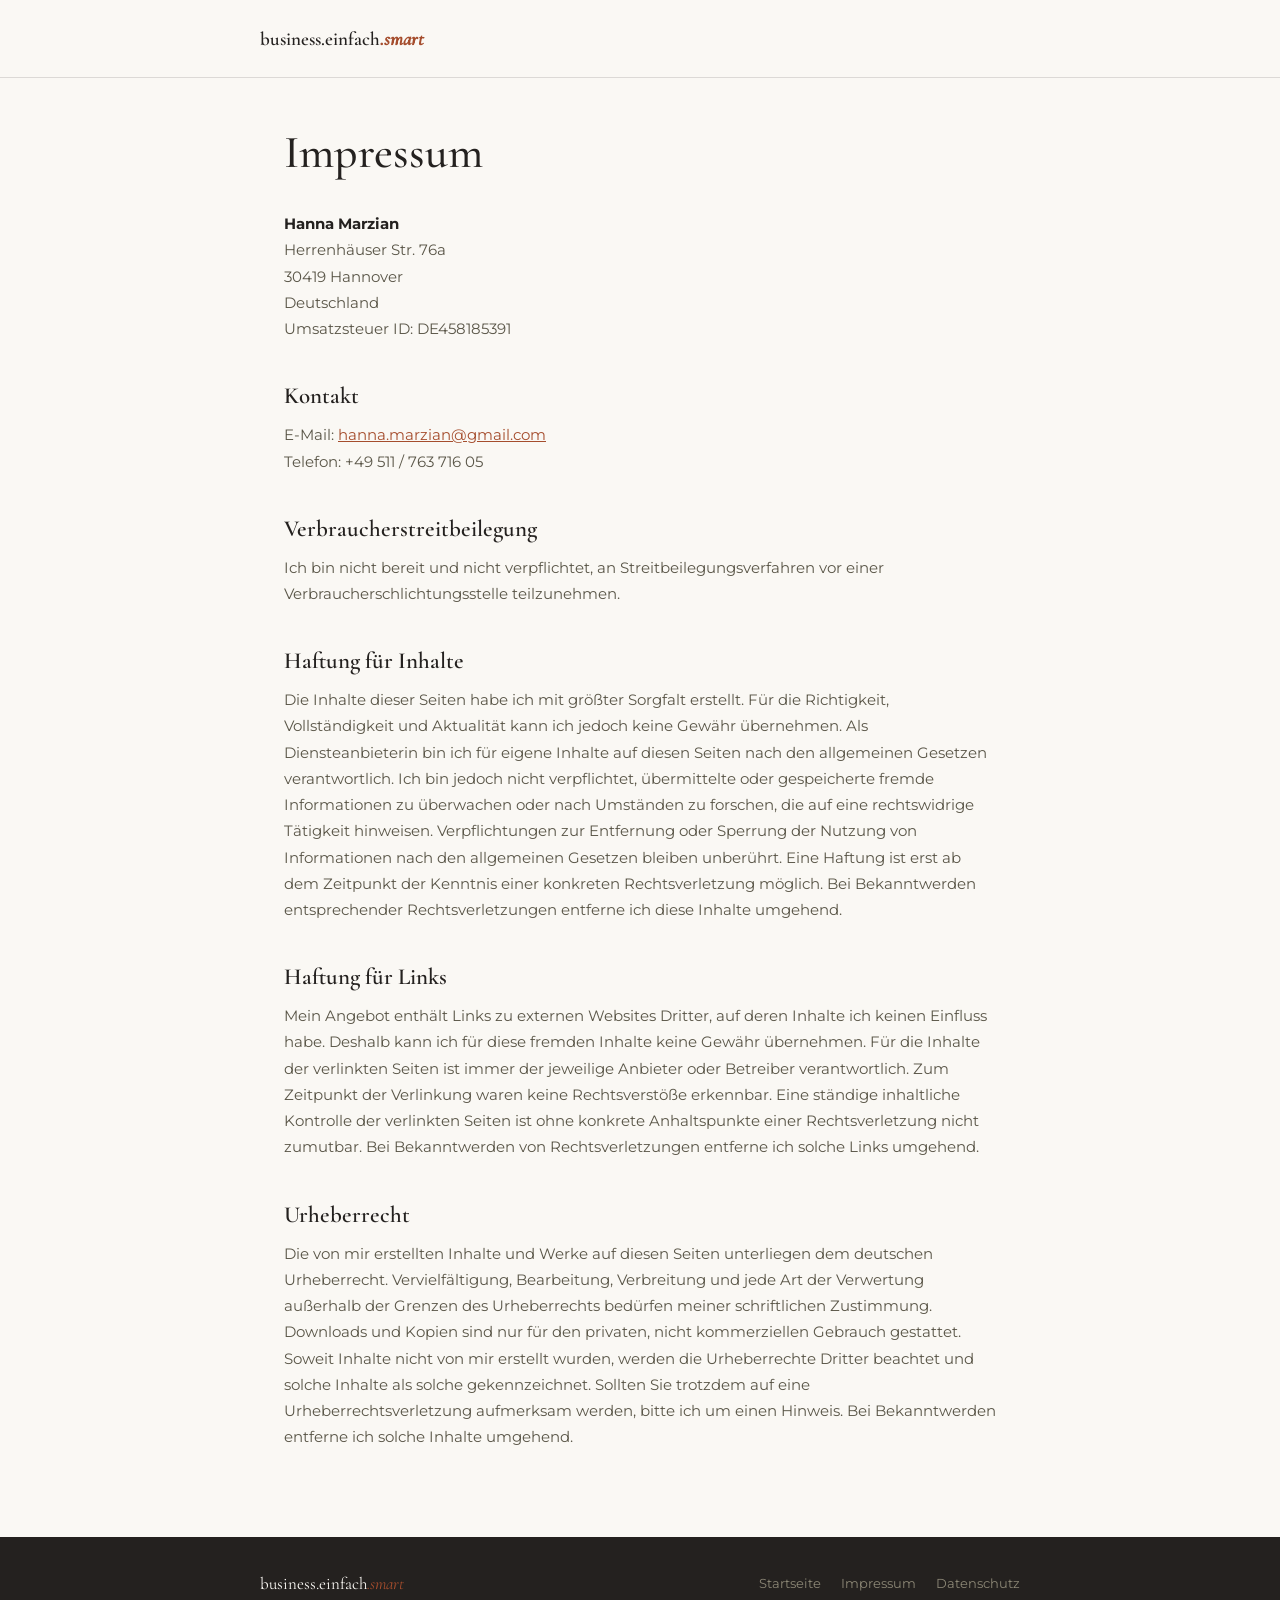
<file: impressum.html>
<!doctype html>
<html lang="de">
<head>
<meta charset="utf-8" />
<meta name="viewport" content="width=device-width, initial-scale=1, viewport-fit=cover" />
<meta name="robots" content="noindex" />
<title>Impressum | business.einfach.smart</title>
<link rel="stylesheet" href="fonts/fonts.css" />
<style>
  *, *::before, *::after { box-sizing: border-box; }
  :root {
    --creme: #F2EDE7; --offwhite: #FAF8F4; --rost: #A54D2D; --ink: #24211F;
    --ink-soft: #5A5648; --muted: #8C8776; --line: rgba(36,33,31,0.14);
    --serif: 'Cormorant Garamond', Georgia, serif;
    --sans: 'Montserrat', system-ui, -apple-system, sans-serif;
    padding-top: env(safe-area-inset-top, 0px); padding-bottom: env(safe-area-inset-bottom, 0px);
  }
  html { background: var(--offwhite); }
  body { margin: 0; background: var(--offwhite); color: var(--ink-soft); font-family: var(--sans); font-size: 15px; line-height: 1.75; }
  header { border-bottom: 1px solid var(--line); padding: 22px 24px; }
  header .inner, main, footer .inner { max-width: 760px; margin: 0 auto; }
  .logo { font-family: var(--serif); font-size: 19px; font-weight: 600; color: var(--ink); text-decoration: none; }
  .logo em { color: var(--rost); }
  main { padding: 48px 24px 72px; }
  h1 { font-family: var(--serif); font-weight: 500; color: var(--ink); font-size: clamp(34px, 5vw, 46px); margin: 0 0 32px; line-height: 1.15; }
  h2 { font-family: var(--serif); font-weight: 600; color: var(--ink); font-size: 23px; margin: 40px 0 10px; line-height: 1.3; }
  h3 { font-family: var(--sans); font-weight: 600; color: var(--ink); font-size: 15px; margin: 22px 0 4px; }
  p { margin: 0 0 14px; }
  ul { margin: 0 0 14px; padding-left: 22px; }
  li { margin-bottom: 4px; }
  a { color: var(--rost); }
  .address { margin-bottom: 24px; }
  .address strong { color: var(--ink); }
  footer { background: var(--ink); padding: 32px 24px; }
  footer .inner { display: flex; flex-wrap: wrap; gap: 20px; justify-content: space-between; align-items: center; }
  footer .flogo { font-family: var(--serif); font-size: 17px; color: var(--offwhite); }
  footer .flogo em { color: var(--rost); }
  footer nav { display: flex; gap: 20px; flex-wrap: wrap; }
  footer a { color: var(--muted); text-decoration: none; font-size: 13px; }
  footer a:hover { color: var(--rost); }
</style>
</head>
<body>
<header><div class="inner"><a class="logo" href="index.html">business.einfach<em>.smart</em></a></div></header>
<main>
<h1>Impressum</h1>
<p class="address"><strong>Hanna Marzian</strong><br>Herrenhäuser Str. 76a<br>30419 Hannover<br>Deutschland<br>Umsatzsteuer ID: DE458185391</p>
<h2>Kontakt</h2>
<p>E-Mail: <a href="mailto:hanna.marzian@gmail.com">hanna.marzian@gmail.com</a><br>Telefon: +49 511 / 763 716 05</p>
<h2>Verbraucherstreitbeilegung</h2>
<p>Ich bin nicht bereit und nicht verpflichtet, an Streitbeilegungsverfahren vor einer Verbraucherschlichtungsstelle teilzunehmen.</p>
<h2>Haftung für Inhalte</h2>
<p>Die Inhalte dieser Seiten habe ich mit größter Sorgfalt erstellt. Für die Richtigkeit, Vollständigkeit und Aktualität kann ich jedoch keine Gewähr übernehmen. Als Diensteanbieterin bin ich für eigene Inhalte auf diesen Seiten nach den allgemeinen Gesetzen verantwortlich. Ich bin jedoch nicht verpflichtet, übermittelte oder gespeicherte fremde Informationen zu überwachen oder nach Umständen zu forschen, die auf eine rechtswidrige Tätigkeit hinweisen. Verpflichtungen zur Entfernung oder Sperrung der Nutzung von Informationen nach den allgemeinen Gesetzen bleiben unberührt. Eine Haftung ist erst ab dem Zeitpunkt der Kenntnis einer konkreten Rechtsverletzung möglich. Bei Bekanntwerden entsprechender Rechtsverletzungen entferne ich diese Inhalte umgehend.</p>
<h2>Haftung für Links</h2>
<p>Mein Angebot enthält Links zu externen Websites Dritter, auf deren Inhalte ich keinen Einfluss habe. Deshalb kann ich für diese fremden Inhalte keine Gewähr übernehmen. Für die Inhalte der verlinkten Seiten ist immer der jeweilige Anbieter oder Betreiber verantwortlich. Zum Zeitpunkt der Verlinkung waren keine Rechtsverstöße erkennbar. Eine ständige inhaltliche Kontrolle der verlinkten Seiten ist ohne konkrete Anhaltspunkte einer Rechtsverletzung nicht zumutbar. Bei Bekanntwerden von Rechtsverletzungen entferne ich solche Links umgehend.</p>
<h2>Urheberrecht</h2>
<p>Die von mir erstellten Inhalte und Werke auf diesen Seiten unterliegen dem deutschen Urheberrecht. Vervielfältigung, Bearbeitung, Verbreitung und jede Art der Verwertung außerhalb der Grenzen des Urheberrechts bedürfen meiner schriftlichen Zustimmung. Downloads und Kopien sind nur für den privaten, nicht kommerziellen Gebrauch gestattet. Soweit Inhalte nicht von mir erstellt wurden, werden die Urheberrechte Dritter beachtet und solche Inhalte als solche gekennzeichnet. Sollten Sie trotzdem auf eine Urheberrechtsverletzung aufmerksam werden, bitte ich um einen Hinweis. Bei Bekanntwerden entferne ich solche Inhalte umgehend.</p>
</main>
<footer><div class="inner">
  <div class="flogo">business.einfach<em>.smart</em></div>
  <nav>
    <a href="index.html">Startseite</a>
    <a href="impressum.html">Impressum</a>
    <a href="datenschutz.html">Datenschutz</a>
  </nav>
</div></footer>
</body>
</html>
</file>
<file: fonts/fonts.css>
/* Lokal gehostete Schriften (Quelle: Fontsource, SIL Open Font License). Ersetzt Google Fonts. */

/* cormorant-garamond-latin-ext-400-normal */
@font-face {
  font-family: 'Cormorant Garamond';
  font-style: normal;
  font-display: swap;
  font-weight: 400;
  src: url(./cormorant-garamond-latin-ext-400-normal.woff2) format('woff2');
  unicode-range: U+0100-02BA,U+02BD-02C5,U+02C7-02CC,U+02CE-02D7,U+02DD-02FF,U+0304,U+0308,U+0329,U+1D00-1DBF,U+1E00-1E9F,U+1EF2-1EFF,U+2020,U+20A0-20AB,U+20AD-20C0,U+2113,U+2C60-2C7F,U+A720-A7FF;
}

/* cormorant-garamond-latin-400-normal */
@font-face {
  font-family: 'Cormorant Garamond';
  font-style: normal;
  font-display: swap;
  font-weight: 400;
  src: url(./cormorant-garamond-latin-400-normal.woff2) format('woff2');
  unicode-range: U+0000-00FF,U+0131,U+0152-0153,U+02BB-02BC,U+02C6,U+02DA,U+02DC,U+0304,U+0308,U+0329,U+2000-206F,U+20AC,U+2122,U+2191,U+2193,U+2212,U+2215,U+FEFF,U+FFFD;
}

/* cormorant-garamond-latin-ext-500-normal */
@font-face {
  font-family: 'Cormorant Garamond';
  font-style: normal;
  font-display: swap;
  font-weight: 500;
  src: url(./cormorant-garamond-latin-ext-500-normal.woff2) format('woff2');
  unicode-range: U+0100-02BA,U+02BD-02C5,U+02C7-02CC,U+02CE-02D7,U+02DD-02FF,U+0304,U+0308,U+0329,U+1D00-1DBF,U+1E00-1E9F,U+1EF2-1EFF,U+2020,U+20A0-20AB,U+20AD-20C0,U+2113,U+2C60-2C7F,U+A720-A7FF;
}

/* cormorant-garamond-latin-500-normal */
@font-face {
  font-family: 'Cormorant Garamond';
  font-style: normal;
  font-display: swap;
  font-weight: 500;
  src: url(./cormorant-garamond-latin-500-normal.woff2) format('woff2');
  unicode-range: U+0000-00FF,U+0131,U+0152-0153,U+02BB-02BC,U+02C6,U+02DA,U+02DC,U+0304,U+0308,U+0329,U+2000-206F,U+20AC,U+2122,U+2191,U+2193,U+2212,U+2215,U+FEFF,U+FFFD;
}

/* cormorant-garamond-latin-ext-600-normal */
@font-face {
  font-family: 'Cormorant Garamond';
  font-style: normal;
  font-display: swap;
  font-weight: 600;
  src: url(./cormorant-garamond-latin-ext-600-normal.woff2) format('woff2');
  unicode-range: U+0100-02BA,U+02BD-02C5,U+02C7-02CC,U+02CE-02D7,U+02DD-02FF,U+0304,U+0308,U+0329,U+1D00-1DBF,U+1E00-1E9F,U+1EF2-1EFF,U+2020,U+20A0-20AB,U+20AD-20C0,U+2113,U+2C60-2C7F,U+A720-A7FF;
}

/* cormorant-garamond-latin-600-normal */
@font-face {
  font-family: 'Cormorant Garamond';
  font-style: normal;
  font-display: swap;
  font-weight: 600;
  src: url(./cormorant-garamond-latin-600-normal.woff2) format('woff2');
  unicode-range: U+0000-00FF,U+0131,U+0152-0153,U+02BB-02BC,U+02C6,U+02DA,U+02DC,U+0304,U+0308,U+0329,U+2000-206F,U+20AC,U+2122,U+2191,U+2193,U+2212,U+2215,U+FEFF,U+FFFD;
}

/* cormorant-garamond-latin-ext-400-italic */
@font-face {
  font-family: 'Cormorant Garamond';
  font-style: italic;
  font-display: swap;
  font-weight: 400;
  src: url(./cormorant-garamond-latin-ext-400-italic.woff2) format('woff2');
  unicode-range: U+0100-02BA,U+02BD-02C5,U+02C7-02CC,U+02CE-02D7,U+02DD-02FF,U+0304,U+0308,U+0329,U+1D00-1DBF,U+1E00-1E9F,U+1EF2-1EFF,U+2020,U+20A0-20AB,U+20AD-20C0,U+2113,U+2C60-2C7F,U+A720-A7FF;
}

/* cormorant-garamond-latin-400-italic */
@font-face {
  font-family: 'Cormorant Garamond';
  font-style: italic;
  font-display: swap;
  font-weight: 400;
  src: url(./cormorant-garamond-latin-400-italic.woff2) format('woff2');
  unicode-range: U+0000-00FF,U+0131,U+0152-0153,U+02BB-02BC,U+02C6,U+02DA,U+02DC,U+0304,U+0308,U+0329,U+2000-206F,U+20AC,U+2122,U+2191,U+2193,U+2212,U+2215,U+FEFF,U+FFFD;
}

/* cormorant-garamond-latin-ext-500-italic */
@font-face {
  font-family: 'Cormorant Garamond';
  font-style: italic;
  font-display: swap;
  font-weight: 500;
  src: url(./cormorant-garamond-latin-ext-500-italic.woff2) format('woff2');
  unicode-range: U+0100-02BA,U+02BD-02C5,U+02C7-02CC,U+02CE-02D7,U+02DD-02FF,U+0304,U+0308,U+0329,U+1D00-1DBF,U+1E00-1E9F,U+1EF2-1EFF,U+2020,U+20A0-20AB,U+20AD-20C0,U+2113,U+2C60-2C7F,U+A720-A7FF;
}

/* cormorant-garamond-latin-500-italic */
@font-face {
  font-family: 'Cormorant Garamond';
  font-style: italic;
  font-display: swap;
  font-weight: 500;
  src: url(./cormorant-garamond-latin-500-italic.woff2) format('woff2');
  unicode-range: U+0000-00FF,U+0131,U+0152-0153,U+02BB-02BC,U+02C6,U+02DA,U+02DC,U+0304,U+0308,U+0329,U+2000-206F,U+20AC,U+2122,U+2191,U+2193,U+2212,U+2215,U+FEFF,U+FFFD;
}

/* montserrat-latin-ext-400-normal */
@font-face {
  font-family: 'Montserrat';
  font-style: normal;
  font-display: swap;
  font-weight: 400;
  src: url(./montserrat-latin-ext-400-normal.woff2) format('woff2');
  unicode-range: U+0100-02BA,U+02BD-02C5,U+02C7-02CC,U+02CE-02D7,U+02DD-02FF,U+0304,U+0308,U+0329,U+1D00-1DBF,U+1E00-1E9F,U+1EF2-1EFF,U+2020,U+20A0-20AB,U+20AD-20C0,U+2113,U+2C60-2C7F,U+A720-A7FF;
}

/* montserrat-latin-400-normal */
@font-face {
  font-family: 'Montserrat';
  font-style: normal;
  font-display: swap;
  font-weight: 400;
  src: url(./montserrat-latin-400-normal.woff2) format('woff2');
  unicode-range: U+0000-00FF,U+0131,U+0152-0153,U+02BB-02BC,U+02C6,U+02DA,U+02DC,U+0304,U+0308,U+0329,U+2000-206F,U+20AC,U+2122,U+2191,U+2193,U+2212,U+2215,U+FEFF,U+FFFD;
}

/* montserrat-latin-ext-500-normal */
@font-face {
  font-family: 'Montserrat';
  font-style: normal;
  font-display: swap;
  font-weight: 500;
  src: url(./montserrat-latin-ext-500-normal.woff2) format('woff2');
  unicode-range: U+0100-02BA,U+02BD-02C5,U+02C7-02CC,U+02CE-02D7,U+02DD-02FF,U+0304,U+0308,U+0329,U+1D00-1DBF,U+1E00-1E9F,U+1EF2-1EFF,U+2020,U+20A0-20AB,U+20AD-20C0,U+2113,U+2C60-2C7F,U+A720-A7FF;
}

/* montserrat-latin-500-normal */
@font-face {
  font-family: 'Montserrat';
  font-style: normal;
  font-display: swap;
  font-weight: 500;
  src: url(./montserrat-latin-500-normal.woff2) format('woff2');
  unicode-range: U+0000-00FF,U+0131,U+0152-0153,U+02BB-02BC,U+02C6,U+02DA,U+02DC,U+0304,U+0308,U+0329,U+2000-206F,U+20AC,U+2122,U+2191,U+2193,U+2212,U+2215,U+FEFF,U+FFFD;
}

/* montserrat-latin-ext-600-normal */
@font-face {
  font-family: 'Montserrat';
  font-style: normal;
  font-display: swap;
  font-weight: 600;
  src: url(./montserrat-latin-ext-600-normal.woff2) format('woff2');
  unicode-range: U+0100-02BA,U+02BD-02C5,U+02C7-02CC,U+02CE-02D7,U+02DD-02FF,U+0304,U+0308,U+0329,U+1D00-1DBF,U+1E00-1E9F,U+1EF2-1EFF,U+2020,U+20A0-20AB,U+20AD-20C0,U+2113,U+2C60-2C7F,U+A720-A7FF;
}

/* montserrat-latin-600-normal */
@font-face {
  font-family: 'Montserrat';
  font-style: normal;
  font-display: swap;
  font-weight: 600;
  src: url(./montserrat-latin-600-normal.woff2) format('woff2');
  unicode-range: U+0000-00FF,U+0131,U+0152-0153,U+02BB-02BC,U+02C6,U+02DA,U+02DC,U+0304,U+0308,U+0329,U+2000-206F,U+20AC,U+2122,U+2191,U+2193,U+2212,U+2215,U+FEFF,U+FFFD;
}

/* montserrat-latin-ext-700-normal */
@font-face {
  font-family: 'Montserrat';
  font-style: normal;
  font-display: swap;
  font-weight: 700;
  src: url(./montserrat-latin-ext-700-normal.woff2) format('woff2');
  unicode-range: U+0100-02BA,U+02BD-02C5,U+02C7-02CC,U+02CE-02D7,U+02DD-02FF,U+0304,U+0308,U+0329,U+1D00-1DBF,U+1E00-1E9F,U+1EF2-1EFF,U+2020,U+20A0-20AB,U+20AD-20C0,U+2113,U+2C60-2C7F,U+A720-A7FF;
}

/* montserrat-latin-700-normal */
@font-face {
  font-family: 'Montserrat';
  font-style: normal;
  font-display: swap;
  font-weight: 700;
  src: url(./montserrat-latin-700-normal.woff2) format('woff2');
  unicode-range: U+0000-00FF,U+0131,U+0152-0153,U+02BB-02BC,U+02C6,U+02DA,U+02DC,U+0304,U+0308,U+0329,U+2000-206F,U+20AC,U+2122,U+2191,U+2193,U+2212,U+2215,U+FEFF,U+FFFD;
}
</file>
